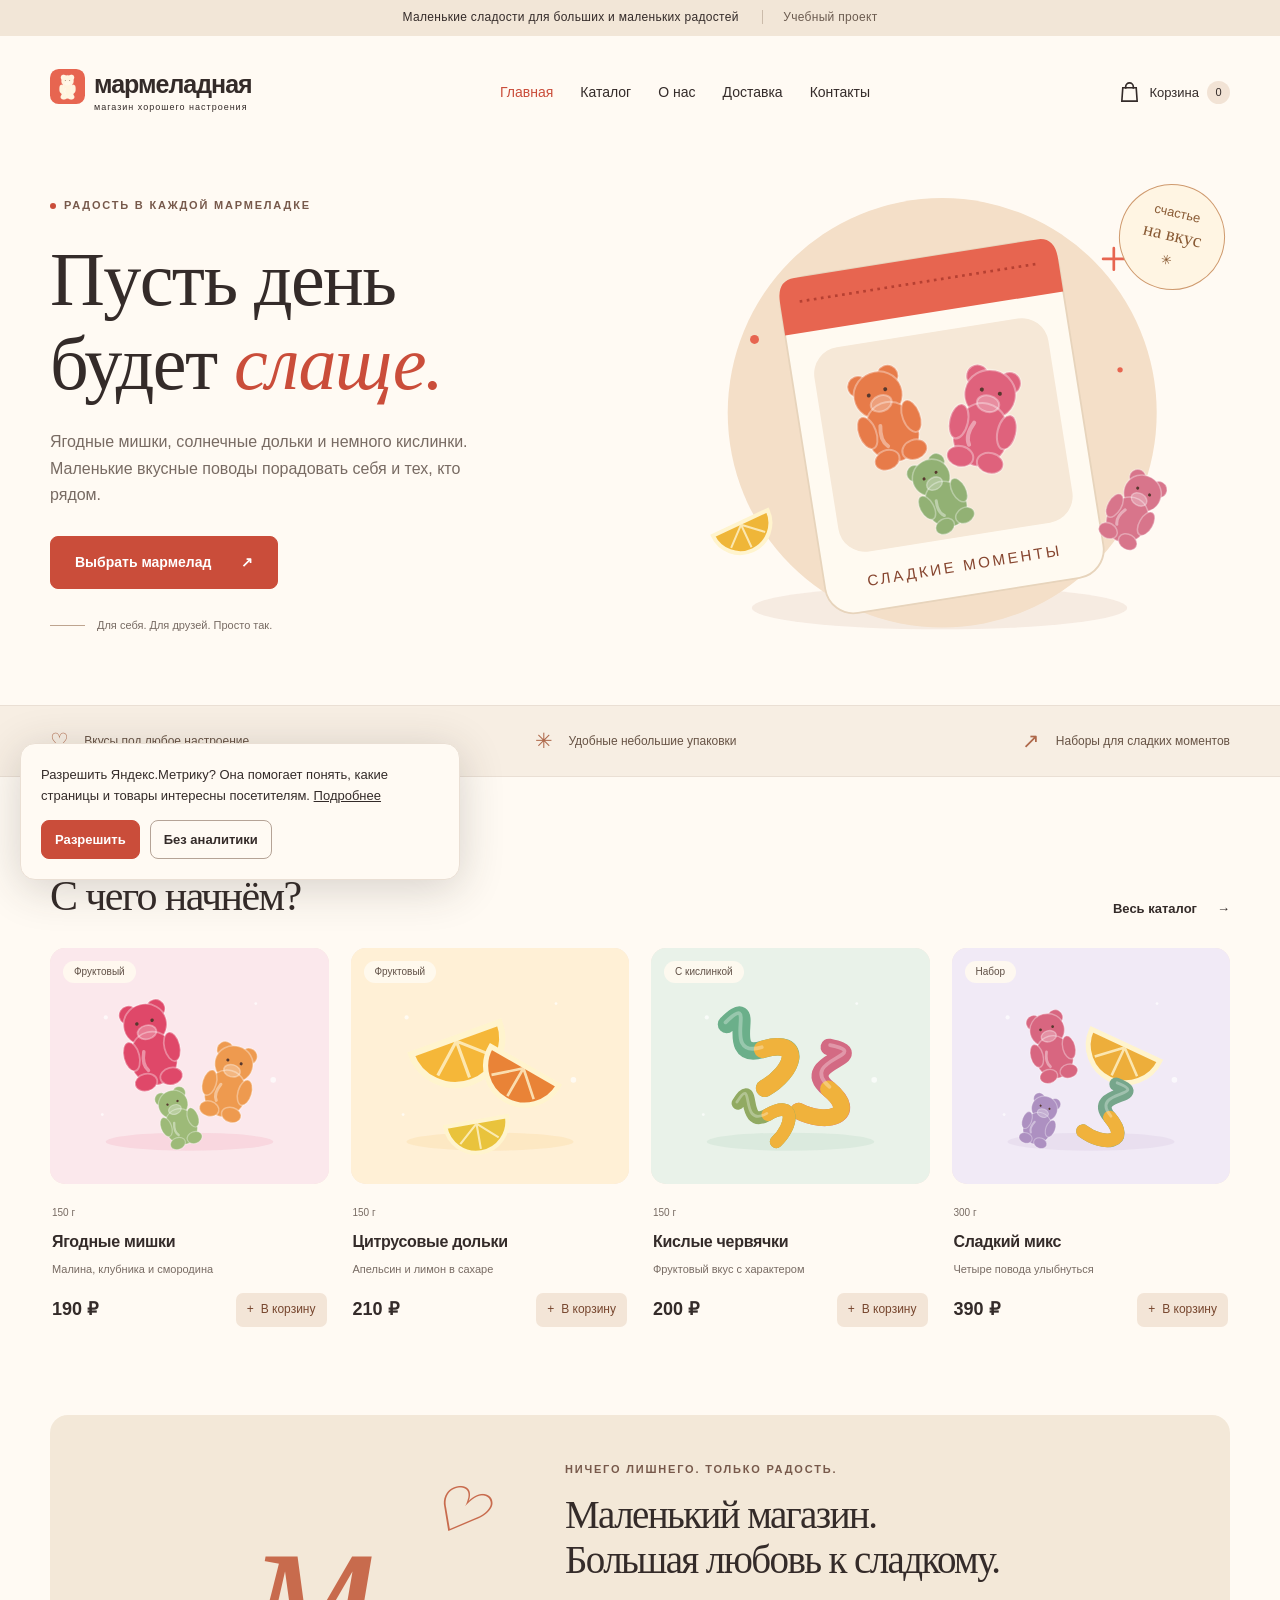
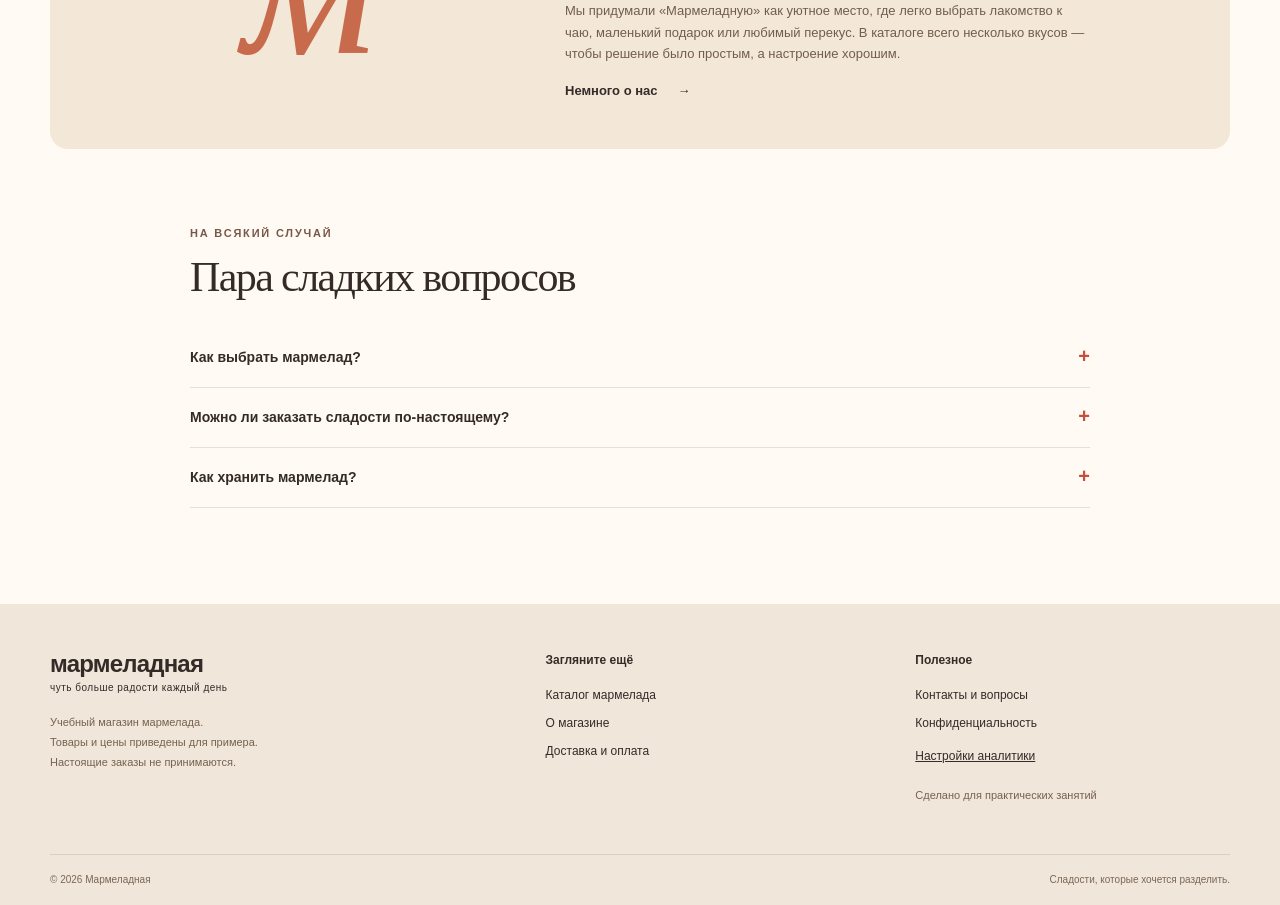
<file: index.html>
<!doctype html><html lang="ru"><head><meta charset="utf-8"><meta name="viewport" content="width=device-width,initial-scale=1"><meta name="description" content="Фруктовый и кислый мармелад, ягодные мишки и сладкие наборы. Выберите свой вкус в учебном магазине «Мармеладная»."><meta name="theme-color" content="#fffaf3"><meta property="og:title" content="Мармеладная — магазин мармелада и сладких наборов"><meta property="og:description" content="Фруктовый и кислый мармелад, ягодные мишки и сладкие наборы. Выберите свой вкус в учебном магазине «Мармеладная»."><meta property="og:type" content="website"><meta property="og:locale" content="ru_RU"><title>Мармеладная — магазин мармелада и сладких наборов</title><link rel="icon" type="image/svg+xml" href="assets/favicon.svg"><link rel="stylesheet" href="assets/style.css"><script src="assets/config.js" defer></script><script src="assets/app.js" defer></script><link rel="canonical" href="https://krasalex123.github.io/"><meta property="og:url" content="https://krasalex123.github.io/"></head><body><a class="skip" href="#main">К содержанию</a><div class="topbar">Маленькие сладости для больших и маленьких радостей <span>Учебный проект</span></div><header class="header container"><a class="brand" href="index.html" aria-label="Мармеладная — главная"><img src="assets/favicon.svg" width="35" height="35" alt="">мармеладная<span>магазин хорошего настроения</span></a><nav aria-label="Основная навигация"><a href="index.html" aria-current="page">Главная</a><a href="catalog.html" >Каталог</a><a href="about.html" >О нас</a><a href="delivery.html" >Доставка</a><a href="contacts.html" >Контакты</a></nav><a class="cart-link" href="cart.html" aria-label="Корзина"><svg viewBox="0 0 24 24" fill="none" stroke="currentColor" stroke-width="1.7" aria-hidden="true"><path d="M5 7h14l1 14H4L5 7Z"/><path d="M8 8V6a4 4 0 0 1 8 0v2"/></svg><span class="cart-label">Корзина</span><span class="cart-count" data-cart-count>0</span></a></header><main id="main"><section class="hero container"><div class="hero-copy"><div class="eyebrow"><span></span>Радость в каждой мармеладке</div><h1>Пусть день<br>будет <em>слаще.</em></h1><p>Ягодные мишки, солнечные дольки и немного кислинки. Маленькие вкусные поводы порадовать себя и тех, кто рядом.</p><a class="btn" href="catalog.html">Выбрать мармелад <span aria-hidden="true">↗</span></a><div class="hero-note"><span class="note-line"></span>Для себя. Для друзей. Просто так.</div></div><div class="hero-art"><img src="assets/hero.svg" alt="Пакет с разноцветными мармеладными мишками" width="640" height="580" fetchpriority="high"><span class="round-note">счастье<br><b>на вкус</b><span>✳</span></span></div></section><div class="benefits"><div class="container"><span><b>♡</b> Вкусы под любое настроение</span><span><b>✳</b> Удобные небольшие упаковки</span><span><b>↗</b> Наборы для сладких моментов</span></div></div><section class="container section"><div class="section-heading"><div><div class="eyebrow">Найдите своего любимчика</div><h2>С чего начнём?</h2></div><a class="arrow-link" href="catalog.html">Весь каталог <span aria-hidden="true">→</span></a></div><div class="products"><article class="product" data-category="fruit" data-name="ягодные мишки"><a class="product-image" href="product-berries.html"><img src="assets/berries.svg" alt="Ягодные мишки — иллюстрация мармелада" width="400" height="340" loading="lazy"><span class="tag">Фруктовый</span></a><div class="product-info"><span class="weight">150 г</span><h3><a href="product-berries.html">Ягодные мишки</a></h3><p>Малина, клубника и смородина</p><div class="product-bottom"><strong>190 ₽</strong><button class="add" data-add="berries" aria-label="Добавить в корзину: Ягодные мишки">+ <span>В корзину</span></button></div></div></article><article class="product" data-category="fruit" data-name="цитрусовые дольки"><a class="product-image" href="product-citrus.html"><img src="assets/citrus.svg" alt="Цитрусовые дольки — иллюстрация мармелада" width="400" height="340" loading="lazy"><span class="tag">Фруктовый</span></a><div class="product-info"><span class="weight">150 г</span><h3><a href="product-citrus.html">Цитрусовые дольки</a></h3><p>Апельсин и лимон в сахаре</p><div class="product-bottom"><strong>210 ₽</strong><button class="add" data-add="citrus" aria-label="Добавить в корзину: Цитрусовые дольки">+ <span>В корзину</span></button></div></div></article><article class="product" data-category="sour" data-name="кислые червячки"><a class="product-image" href="product-worms.html"><img src="assets/worms.svg" alt="Кислые червячки — иллюстрация мармелада" width="400" height="340" loading="lazy"><span class="tag">С кислинкой</span></a><div class="product-info"><span class="weight">150 г</span><h3><a href="product-worms.html">Кислые червячки</a></h3><p>Фруктовый вкус с характером</p><div class="product-bottom"><strong>200 ₽</strong><button class="add" data-add="worms" aria-label="Добавить в корзину: Кислые червячки">+ <span>В корзину</span></button></div></div></article><article class="product" data-category="gift" data-name="сладкий микс"><a class="product-image" href="product-mix.html"><img src="assets/mix.svg" alt="Сладкий микс — иллюстрация мармелада" width="400" height="340" loading="lazy"><span class="tag">Набор</span></a><div class="product-info"><span class="weight">300 г</span><h3><a href="product-mix.html">Сладкий микс</a></h3><p>Четыре повода улыбнуться</p><div class="product-bottom"><strong>390 ₽</strong><button class="add" data-add="mix" aria-label="Добавить в корзину: Сладкий микс">+ <span>В корзину</span></button></div></div></article></div></section><section class="container story"><div class="story-mark" aria-hidden="true">м<span>♡</span></div><div><div class="eyebrow">Ничего лишнего. Только радость.</div><h2>Маленький магазин.<br>Большая любовь к сладкому.</h2><p>Мы придумали «Мармеладную» как уютное место, где легко выбрать лакомство к чаю, маленький подарок или любимый перекус. В каталоге всего несколько вкусов — чтобы решение было простым, а настроение хорошим.</p><a class="arrow-link" href="about.html">Немного о нас <span aria-hidden="true">→</span></a></div></section><section class="container section faq"><div class="section-heading"><div><div class="eyebrow">На всякий случай</div><h2>Пара сладких вопросов</h2></div></div><details><summary>Как выбрать мармелад?</summary><p>Для мягкого ягодного вкуса выбирайте мишек, для свежей цитрусовой ноты — дольки. Любителям кислинки подойдут червячки. В наборе «Сладкий микс» можно попробовать всё понемногу.</p></details><details><summary>Можно ли заказать сладости по-настоящему?</summary><p>Это учебный проект. Корзина и оформление работают в демонстрационном режиме: товары не отправляются, оплата и персональные данные не запрашиваются.</p></details><details><summary>Как хранить мармелад?</summary><p>Держите упаковку плотно закрытой в сухом прохладном месте, вдали от солнца. Для реальных сладостей всегда проверяйте условия и срок хранения на упаковке производителя.</p></details></section></main><footer><div class="container footer-grid"><div><a href="index.html" class="footer-brand">мармеладная<span>чуть больше радости каждый день</span></a><p>Учебный магазин мармелада.<br>Товары и цены приведены для примера.<br>Настоящие заказы не принимаются.</p></div><div><strong>Загляните ещё</strong><a href="catalog.html">Каталог мармелада</a><a href="about.html">О магазине</a><a href="delivery.html">Доставка и оплата</a></div><div><strong>Полезное</strong><a href="contacts.html">Контакты и вопросы</a><a href="privacy.html">Конфиденциальность</a><button class="text-button" data-analytics-settings hidden>Настройки аналитики</button><p>Сделано для практических занятий</p></div></div><div class="container copyright">© 2026 Мармеладная <span>Сладости, которые хочется разделить.</span></div></footer><div class="toast" role="status" aria-live="polite"></div><aside class="consent" aria-label="Настройки аналитики" hidden><p>Разрешить Яндекс.Метрику? Она помогает понять, какие страницы и товары интересны посетителям. <a href="privacy.html">Подробнее</a></p><div><button class="btn small" data-consent="yes">Разрешить</button><button class="btn secondary small" data-consent="no">Без аналитики</button></div></aside></body></html>
</file>
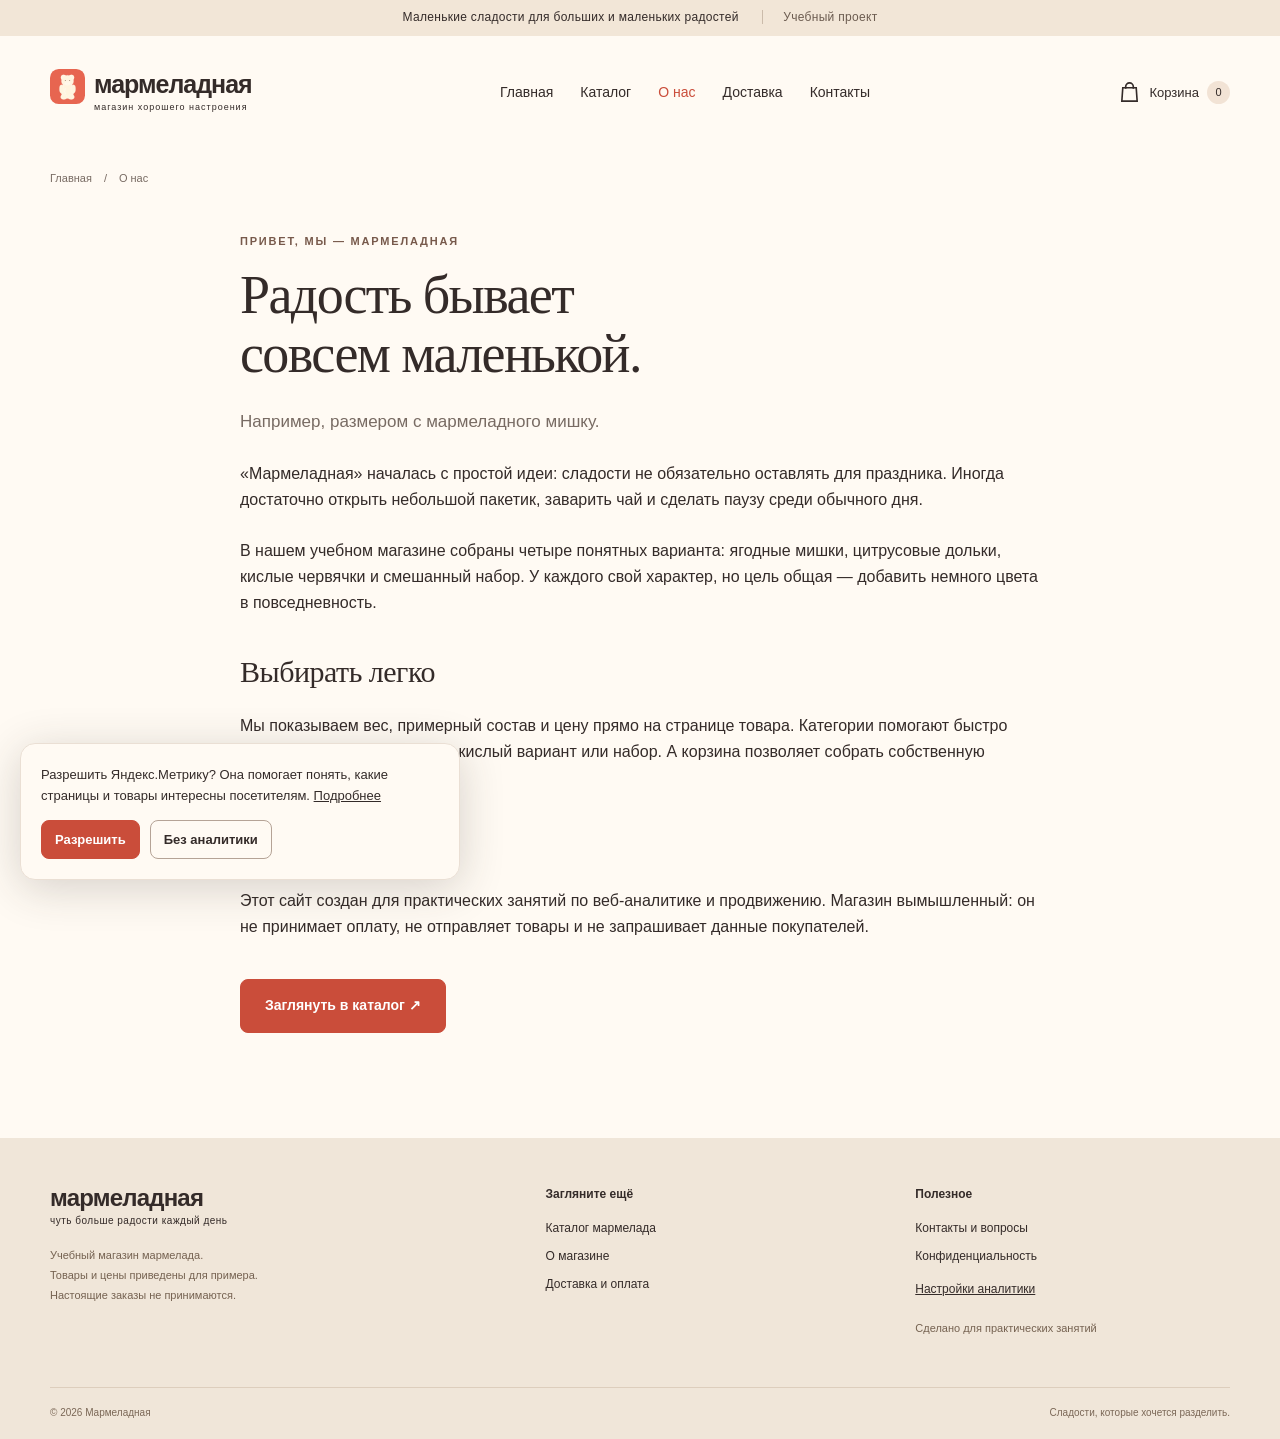
<file: about.html>
<!doctype html><html lang="ru"><head><meta charset="utf-8"><meta name="viewport" content="width=device-width,initial-scale=1"><meta name="description" content="История учебного магазина «Мармеладная»: несколько любимых вкусов, простое знакомство с каталогом и маленькие сладкие радости."><meta name="theme-color" content="#fffaf3"><meta property="og:title" content="О магазине мармелада — Мармеладная"><meta property="og:description" content="История учебного магазина «Мармеладная»: несколько любимых вкусов, простое знакомство с каталогом и маленькие сладкие радости."><meta property="og:type" content="website"><meta property="og:locale" content="ru_RU"><title>О магазине мармелада — Мармеладная</title><link rel="icon" type="image/svg+xml" href="assets/favicon.svg"><link rel="stylesheet" href="assets/style.css"><script src="assets/config.js" defer></script><script src="assets/app.js" defer></script><link rel="canonical" href="https://krasalex123.github.io/about.html"><meta property="og:url" content="https://krasalex123.github.io/about.html"></head><body><a class="skip" href="#main">К содержанию</a><div class="topbar">Маленькие сладости для больших и маленьких радостей <span>Учебный проект</span></div><header class="header container"><a class="brand" href="index.html" aria-label="Мармеладная — главная"><img src="assets/favicon.svg" width="35" height="35" alt="">мармеладная<span>магазин хорошего настроения</span></a><nav aria-label="Основная навигация"><a href="index.html" >Главная</a><a href="catalog.html" >Каталог</a><a href="about.html" aria-current="page">О нас</a><a href="delivery.html" >Доставка</a><a href="contacts.html" >Контакты</a></nav><a class="cart-link" href="cart.html" aria-label="Корзина"><svg viewBox="0 0 24 24" fill="none" stroke="currentColor" stroke-width="1.7" aria-hidden="true"><path d="M5 7h14l1 14H4L5 7Z"/><path d="M8 8V6a4 4 0 0 1 8 0v2"/></svg><span class="cart-label">Корзина</span><span class="cart-count" data-cart-count>0</span></a></header><main id="main"><div class="container breadcrumbs"><a href="index.html">Главная</a><span>/</span><span>О нас</span></div><section class="container page-section prose"><div class="eyebrow">Привет, мы — Мармеладная</div><h1 class="page-title">Радость бывает<br>совсем маленькой.</h1><p class="intro">Например, размером с мармеладного мишку.</p><p>«Мармеладная» началась с простой идеи: сладости не обязательно оставлять для праздника. Иногда достаточно открыть небольшой пакетик, заварить чай и сделать паузу среди обычного дня.</p><p>В нашем учебном магазине собраны четыре понятных варианта: ягодные мишки, цитрусовые дольки, кислые червячки и смешанный набор. У каждого свой характер, но цель общая — добавить немного цвета в повседневность.</p><h2>Выбирать легко</h2><p>Мы показываем вес, примерный состав и цену прямо на странице товара. Категории помогают быстро найти фруктовый мармелад, кислый вариант или набор. А корзина позволяет собрать собственную сладкую компанию.</p><h2>О проекте</h2><p>Этот сайт создан для практических занятий по веб-аналитике и продвижению. Магазин вымышленный: он не принимает оплату, не отправляет товары и не запрашивает данные покупателей.</p><a class="btn" href="catalog.html">Заглянуть в каталог ↗</a></section></main><footer><div class="container footer-grid"><div><a href="index.html" class="footer-brand">мармеладная<span>чуть больше радости каждый день</span></a><p>Учебный магазин мармелада.<br>Товары и цены приведены для примера.<br>Настоящие заказы не принимаются.</p></div><div><strong>Загляните ещё</strong><a href="catalog.html">Каталог мармелада</a><a href="about.html">О магазине</a><a href="delivery.html">Доставка и оплата</a></div><div><strong>Полезное</strong><a href="contacts.html">Контакты и вопросы</a><a href="privacy.html">Конфиденциальность</a><button class="text-button" data-analytics-settings hidden>Настройки аналитики</button><p>Сделано для практических занятий</p></div></div><div class="container copyright">© 2026 Мармеладная <span>Сладости, которые хочется разделить.</span></div></footer><div class="toast" role="status" aria-live="polite"></div><aside class="consent" aria-label="Настройки аналитики" hidden><p>Разрешить Яндекс.Метрику? Она помогает понять, какие страницы и товары интересны посетителям. <a href="privacy.html">Подробнее</a></p><div><button class="btn small" data-consent="yes">Разрешить</button><button class="btn secondary small" data-consent="no">Без аналитики</button></div></aside></body></html>
</file>
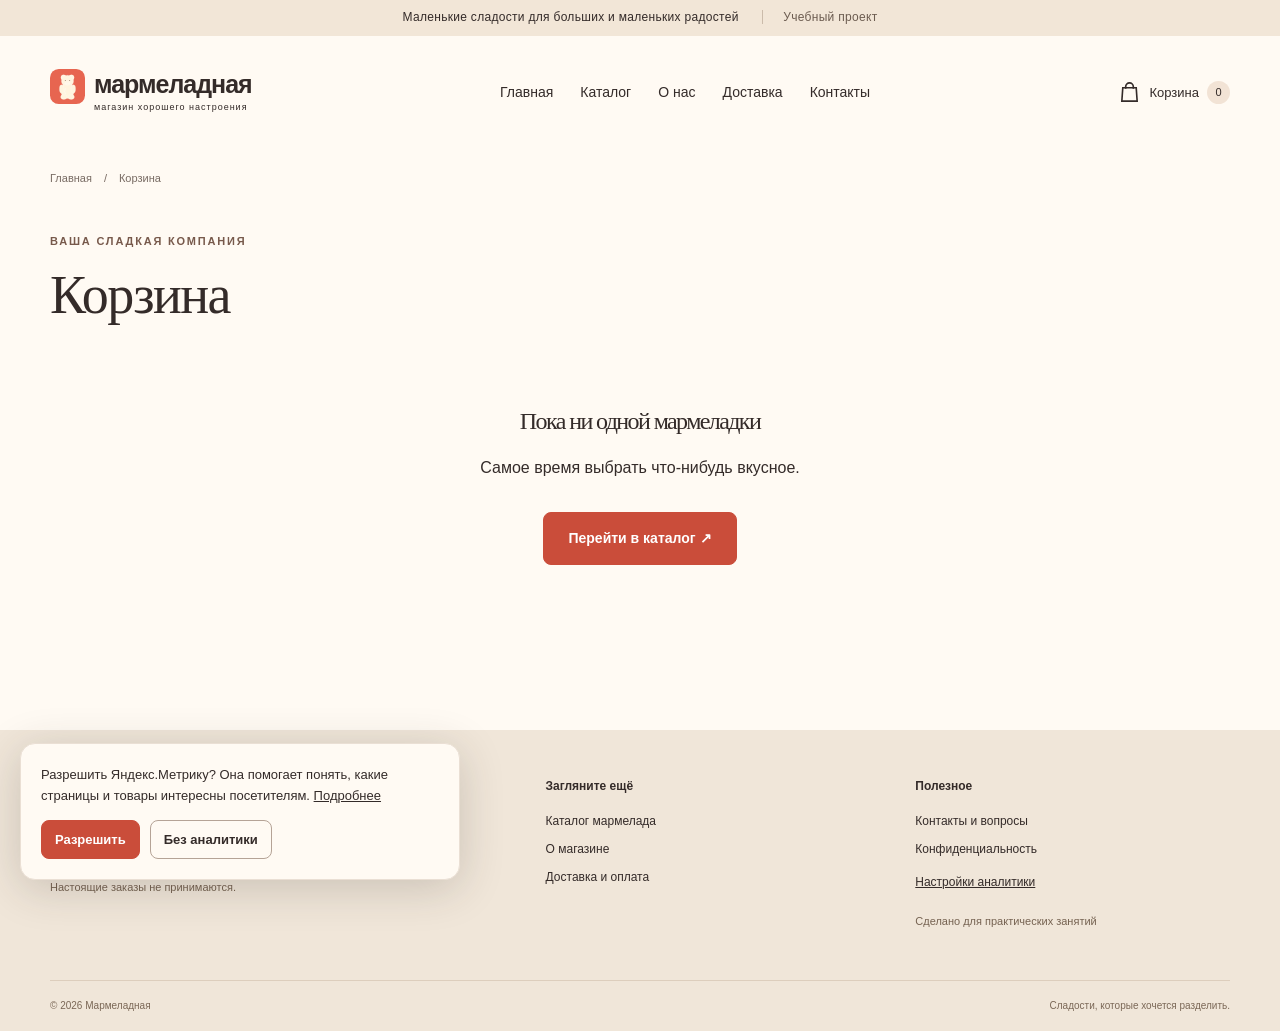
<file: cart.html>
<!doctype html><html lang="ru"><head><meta charset="utf-8"><meta name="viewport" content="width=device-width,initial-scale=1"><meta name="description" content="Корзина учебного магазина «Мармеладная»: выбранный мармелад, количество упаковок и сумма демонстрационного заказа."><meta name="theme-color" content="#fffaf3"><meta name="robots" content="noindex,follow"><meta property="og:title" content="Корзина — Мармеладная"><meta property="og:description" content="Корзина учебного магазина «Мармеладная»: выбранный мармелад, количество упаковок и сумма демонстрационного заказа."><meta property="og:type" content="website"><meta property="og:locale" content="ru_RU"><title>Корзина — Мармеладная</title><link rel="icon" type="image/svg+xml" href="assets/favicon.svg"><link rel="stylesheet" href="assets/style.css"><script src="assets/config.js" defer></script><script src="assets/app.js" defer></script><link rel="canonical" href="https://krasalex123.github.io/cart.html"><meta property="og:url" content="https://krasalex123.github.io/cart.html"></head><body><a class="skip" href="#main">К содержанию</a><div class="topbar">Маленькие сладости для больших и маленьких радостей <span>Учебный проект</span></div><header class="header container"><a class="brand" href="index.html" aria-label="Мармеладная — главная"><img src="assets/favicon.svg" width="35" height="35" alt="">мармеладная<span>магазин хорошего настроения</span></a><nav aria-label="Основная навигация"><a href="index.html" >Главная</a><a href="catalog.html" >Каталог</a><a href="about.html" >О нас</a><a href="delivery.html" >Доставка</a><a href="contacts.html" >Контакты</a></nav><a class="cart-link" href="cart.html" aria-label="Корзина"><svg viewBox="0 0 24 24" fill="none" stroke="currentColor" stroke-width="1.7" aria-hidden="true"><path d="M5 7h14l1 14H4L5 7Z"/><path d="M8 8V6a4 4 0 0 1 8 0v2"/></svg><span class="cart-label">Корзина</span><span class="cart-count" data-cart-count>0</span></a></header><main id="main"><div class="container breadcrumbs"><a href="index.html">Главная</a><span>/</span><span>Корзина</span></div><section class="container page-section"><div class="eyebrow">Ваша сладкая компания</div><h1 class="page-title" tabindex="-1">Корзина</h1><div id="cart-content"></div><noscript><p>Для работы корзины включите JavaScript в браузере. Посмотреть товары можно в <a href="catalog.html">каталоге</a>.</p></noscript></section></main><footer><div class="container footer-grid"><div><a href="index.html" class="footer-brand">мармеладная<span>чуть больше радости каждый день</span></a><p>Учебный магазин мармелада.<br>Товары и цены приведены для примера.<br>Настоящие заказы не принимаются.</p></div><div><strong>Загляните ещё</strong><a href="catalog.html">Каталог мармелада</a><a href="about.html">О магазине</a><a href="delivery.html">Доставка и оплата</a></div><div><strong>Полезное</strong><a href="contacts.html">Контакты и вопросы</a><a href="privacy.html">Конфиденциальность</a><button class="text-button" data-analytics-settings hidden>Настройки аналитики</button><p>Сделано для практических занятий</p></div></div><div class="container copyright">© 2026 Мармеладная <span>Сладости, которые хочется разделить.</span></div></footer><div class="toast" role="status" aria-live="polite"></div><aside class="consent" aria-label="Настройки аналитики" hidden><p>Разрешить Яндекс.Метрику? Она помогает понять, какие страницы и товары интересны посетителям. <a href="privacy.html">Подробнее</a></p><div><button class="btn small" data-consent="yes">Разрешить</button><button class="btn secondary small" data-consent="no">Без аналитики</button></div></aside></body></html>
</file>
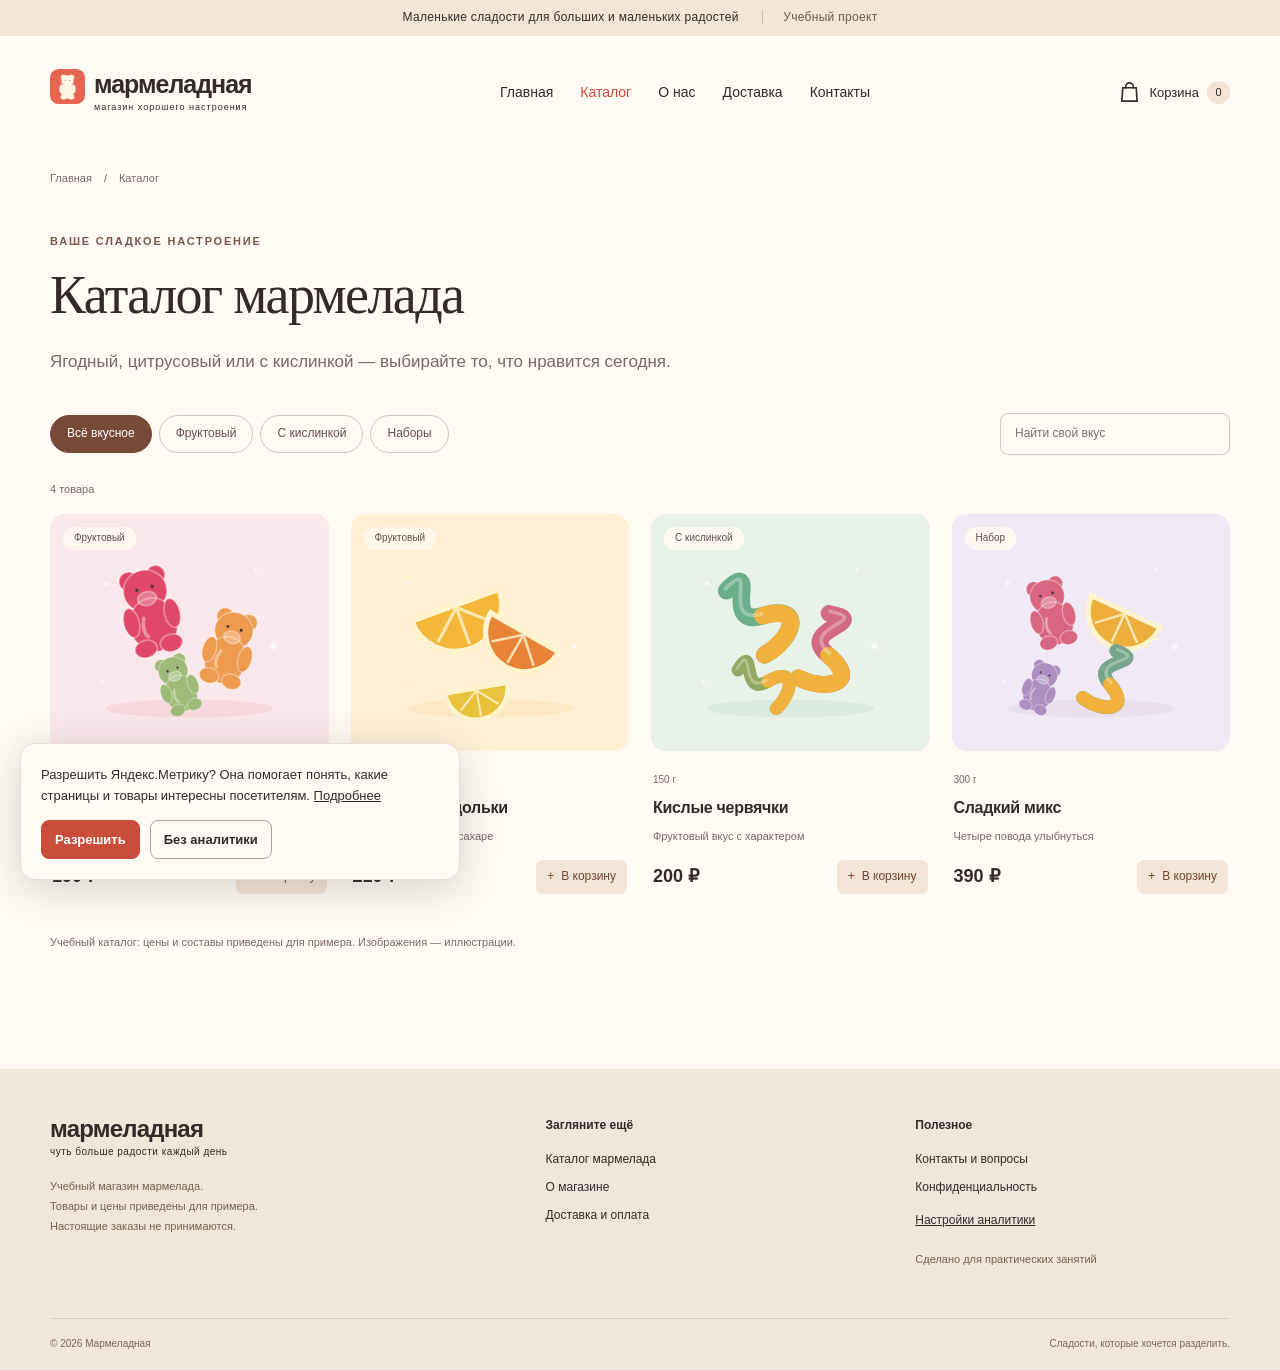
<file: catalog.html>
<!doctype html><html lang="ru"><head><meta charset="utf-8"><meta name="viewport" content="width=device-width,initial-scale=1"><meta name="description" content="Ягодные мишки, цитрусовые дольки, кислые червячки и набор «Сладкий микс». Учебный каталог мармелада с ценами."><meta name="theme-color" content="#fffaf3"><meta property="og:title" content="Каталог мармелада — Мармеладная"><meta property="og:description" content="Ягодные мишки, цитрусовые дольки, кислые червячки и набор «Сладкий микс». Учебный каталог мармелада с ценами."><meta property="og:type" content="website"><meta property="og:locale" content="ru_RU"><title>Каталог мармелада — Мармеладная</title><link rel="icon" type="image/svg+xml" href="assets/favicon.svg"><link rel="stylesheet" href="assets/style.css"><script src="assets/config.js" defer></script><script src="assets/app.js" defer></script><link rel="canonical" href="https://krasalex123.github.io/catalog.html"><meta property="og:url" content="https://krasalex123.github.io/catalog.html"></head><body><a class="skip" href="#main">К содержанию</a><div class="topbar">Маленькие сладости для больших и маленьких радостей <span>Учебный проект</span></div><header class="header container"><a class="brand" href="index.html" aria-label="Мармеладная — главная"><img src="assets/favicon.svg" width="35" height="35" alt="">мармеладная<span>магазин хорошего настроения</span></a><nav aria-label="Основная навигация"><a href="index.html" >Главная</a><a href="catalog.html" aria-current="page">Каталог</a><a href="about.html" >О нас</a><a href="delivery.html" >Доставка</a><a href="contacts.html" >Контакты</a></nav><a class="cart-link" href="cart.html" aria-label="Корзина"><svg viewBox="0 0 24 24" fill="none" stroke="currentColor" stroke-width="1.7" aria-hidden="true"><path d="M5 7h14l1 14H4L5 7Z"/><path d="M8 8V6a4 4 0 0 1 8 0v2"/></svg><span class="cart-label">Корзина</span><span class="cart-count" data-cart-count>0</span></a></header><main id="main"><div class="container breadcrumbs"><a href="index.html">Главная</a><span>/</span><span>Каталог</span></div><section class="container page-section"><div class="eyebrow">Ваше сладкое настроение</div><h1 class="page-title">Каталог мармелада</h1><p class="intro">Ягодный, цитрусовый или с кислинкой — выбирайте то, что нравится сегодня.</p><div class="catalog-tools"><div class="filters" role="group" aria-label="Вид мармелада"><button class="filter active" data-filter="all" aria-pressed="true">Всё вкусное</button><button class="filter" data-filter="fruit" aria-pressed="false">Фруктовый</button><button class="filter" data-filter="sour" aria-pressed="false">С кислинкой</button><button class="filter" data-filter="gift" aria-pressed="false">Наборы</button></div><label class="search"><span class="sr-only">Поиск мармелада по названию</span><input type="search" placeholder="Найти свой вкус" id="search"></label></div><p class="results" role="status" id="results">4 товара</p><div class="products"><article class="product" data-category="fruit" data-name="ягодные мишки"><a class="product-image" href="product-berries.html"><img src="assets/berries.svg" alt="Ягодные мишки — иллюстрация мармелада" width="400" height="340" loading="lazy"><span class="tag">Фруктовый</span></a><div class="product-info"><span class="weight">150 г</span><h3><a href="product-berries.html">Ягодные мишки</a></h3><p>Малина, клубника и смородина</p><div class="product-bottom"><strong>190 ₽</strong><button class="add" data-add="berries" aria-label="Добавить в корзину: Ягодные мишки">+ <span>В корзину</span></button></div></div></article><article class="product" data-category="fruit" data-name="цитрусовые дольки"><a class="product-image" href="product-citrus.html"><img src="assets/citrus.svg" alt="Цитрусовые дольки — иллюстрация мармелада" width="400" height="340" loading="lazy"><span class="tag">Фруктовый</span></a><div class="product-info"><span class="weight">150 г</span><h3><a href="product-citrus.html">Цитрусовые дольки</a></h3><p>Апельсин и лимон в сахаре</p><div class="product-bottom"><strong>210 ₽</strong><button class="add" data-add="citrus" aria-label="Добавить в корзину: Цитрусовые дольки">+ <span>В корзину</span></button></div></div></article><article class="product" data-category="sour" data-name="кислые червячки"><a class="product-image" href="product-worms.html"><img src="assets/worms.svg" alt="Кислые червячки — иллюстрация мармелада" width="400" height="340" loading="lazy"><span class="tag">С кислинкой</span></a><div class="product-info"><span class="weight">150 г</span><h3><a href="product-worms.html">Кислые червячки</a></h3><p>Фруктовый вкус с характером</p><div class="product-bottom"><strong>200 ₽</strong><button class="add" data-add="worms" aria-label="Добавить в корзину: Кислые червячки">+ <span>В корзину</span></button></div></div></article><article class="product" data-category="gift" data-name="сладкий микс"><a class="product-image" href="product-mix.html"><img src="assets/mix.svg" alt="Сладкий микс — иллюстрация мармелада" width="400" height="340" loading="lazy"><span class="tag">Набор</span></a><div class="product-info"><span class="weight">300 г</span><h3><a href="product-mix.html">Сладкий микс</a></h3><p>Четыре повода улыбнуться</p><div class="product-bottom"><strong>390 ₽</strong><button class="add" data-add="mix" aria-label="Добавить в корзину: Сладкий микс">+ <span>В корзину</span></button></div></div></article></div><p class="empty" id="no-results" hidden>Такого вкуса пока нет. Попробуйте другое название или категорию.</p><p class="fine-print">Учебный каталог: цены и составы приведены для примера. Изображения — иллюстрации.</p></section></main><footer><div class="container footer-grid"><div><a href="index.html" class="footer-brand">мармеладная<span>чуть больше радости каждый день</span></a><p>Учебный магазин мармелада.<br>Товары и цены приведены для примера.<br>Настоящие заказы не принимаются.</p></div><div><strong>Загляните ещё</strong><a href="catalog.html">Каталог мармелада</a><a href="about.html">О магазине</a><a href="delivery.html">Доставка и оплата</a></div><div><strong>Полезное</strong><a href="contacts.html">Контакты и вопросы</a><a href="privacy.html">Конфиденциальность</a><button class="text-button" data-analytics-settings hidden>Настройки аналитики</button><p>Сделано для практических занятий</p></div></div><div class="container copyright">© 2026 Мармеладная <span>Сладости, которые хочется разделить.</span></div></footer><div class="toast" role="status" aria-live="polite"></div><aside class="consent" aria-label="Настройки аналитики" hidden><p>Разрешить Яндекс.Метрику? Она помогает понять, какие страницы и товары интересны посетителям. <a href="privacy.html">Подробнее</a></p><div><button class="btn small" data-consent="yes">Разрешить</button><button class="btn secondary small" data-consent="no">Без аналитики</button></div></aside></body></html>
</file>
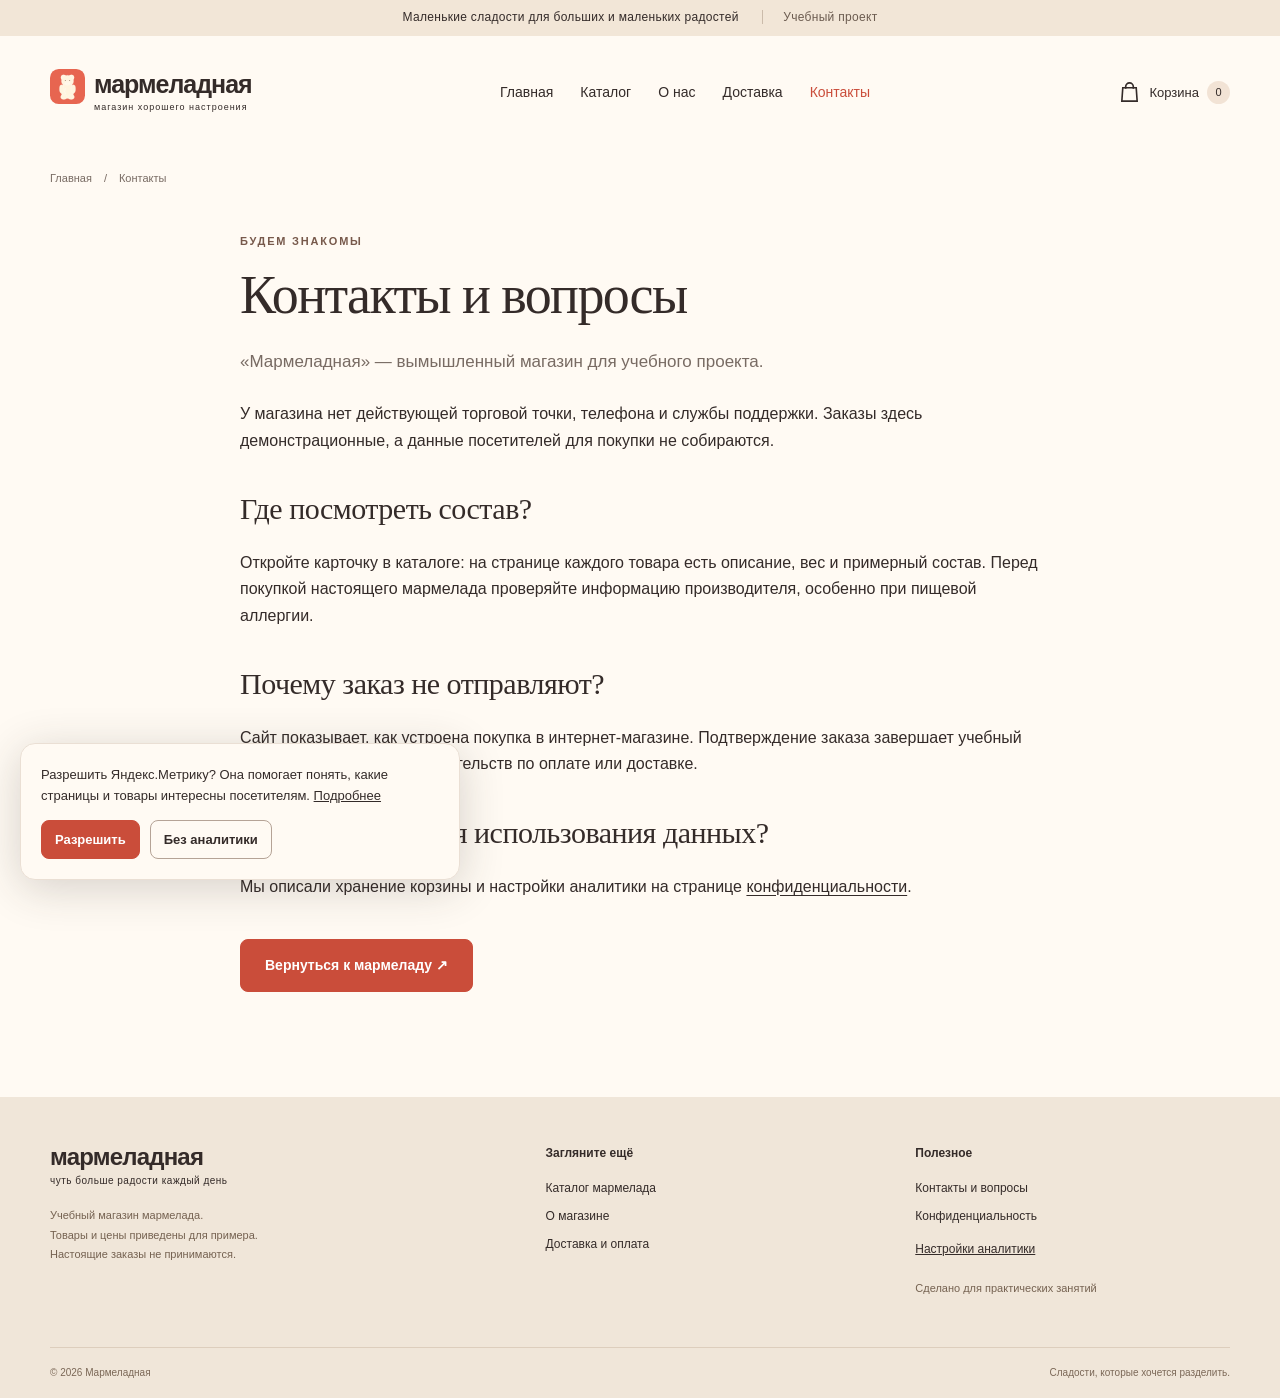
<file: contacts.html>
<!doctype html><html lang="ru"><head><meta charset="utf-8"><meta name="viewport" content="width=device-width,initial-scale=1"><meta name="description" content="Ответы на вопросы об учебном магазине «Мармеладная», товарах и демонстрационных заказах."><meta name="theme-color" content="#fffaf3"><meta property="og:title" content="Контакты и частые вопросы — Мармеладная"><meta property="og:description" content="Ответы на вопросы об учебном магазине «Мармеладная», товарах и демонстрационных заказах."><meta property="og:type" content="website"><meta property="og:locale" content="ru_RU"><title>Контакты и частые вопросы — Мармеладная</title><link rel="icon" type="image/svg+xml" href="assets/favicon.svg"><link rel="stylesheet" href="assets/style.css"><script src="assets/config.js" defer></script><script src="assets/app.js" defer></script><link rel="canonical" href="https://krasalex123.github.io/contacts.html"><meta property="og:url" content="https://krasalex123.github.io/contacts.html"></head><body><a class="skip" href="#main">К содержанию</a><div class="topbar">Маленькие сладости для больших и маленьких радостей <span>Учебный проект</span></div><header class="header container"><a class="brand" href="index.html" aria-label="Мармеладная — главная"><img src="assets/favicon.svg" width="35" height="35" alt="">мармеладная<span>магазин хорошего настроения</span></a><nav aria-label="Основная навигация"><a href="index.html" >Главная</a><a href="catalog.html" >Каталог</a><a href="about.html" >О нас</a><a href="delivery.html" >Доставка</a><a href="contacts.html" aria-current="page">Контакты</a></nav><a class="cart-link" href="cart.html" aria-label="Корзина"><svg viewBox="0 0 24 24" fill="none" stroke="currentColor" stroke-width="1.7" aria-hidden="true"><path d="M5 7h14l1 14H4L5 7Z"/><path d="M8 8V6a4 4 0 0 1 8 0v2"/></svg><span class="cart-label">Корзина</span><span class="cart-count" data-cart-count>0</span></a></header><main id="main"><div class="container breadcrumbs"><a href="index.html">Главная</a><span>/</span><span>Контакты</span></div><section class="container page-section prose"><div class="eyebrow">Будем знакомы</div><h1 class="page-title">Контакты и вопросы</h1><p class="intro">«Мармеладная» — вымышленный магазин для учебного проекта.</p><p>У магазина нет действующей торговой точки, телефона и службы поддержки. Заказы здесь демонстрационные, а данные посетителей для покупки не собираются.</p><h2>Где посмотреть состав?</h2><p>Откройте карточку в каталоге: на странице каждого товара есть описание, вес и примерный состав. Перед покупкой настоящего мармелада проверяйте информацию производителя, особенно при пищевой аллергии.</p><h2>Почему заказ не отправляют?</h2><p>Сайт показывает, как устроена покупка в интернет-магазине. Подтверждение заказа завершает учебный сценарий и не создаёт обязательств по оплате или доставке.</p><h2>Где найти условия использования данных?</h2><p>Мы описали хранение корзины и настройки аналитики на странице <a href="privacy.html">конфиденциальности</a>.</p><a class="btn" href="catalog.html">Вернуться к мармеладу ↗</a></section></main><footer><div class="container footer-grid"><div><a href="index.html" class="footer-brand">мармеладная<span>чуть больше радости каждый день</span></a><p>Учебный магазин мармелада.<br>Товары и цены приведены для примера.<br>Настоящие заказы не принимаются.</p></div><div><strong>Загляните ещё</strong><a href="catalog.html">Каталог мармелада</a><a href="about.html">О магазине</a><a href="delivery.html">Доставка и оплата</a></div><div><strong>Полезное</strong><a href="contacts.html">Контакты и вопросы</a><a href="privacy.html">Конфиденциальность</a><button class="text-button" data-analytics-settings hidden>Настройки аналитики</button><p>Сделано для практических занятий</p></div></div><div class="container copyright">© 2026 Мармеладная <span>Сладости, которые хочется разделить.</span></div></footer><div class="toast" role="status" aria-live="polite"></div><aside class="consent" aria-label="Настройки аналитики" hidden><p>Разрешить Яндекс.Метрику? Она помогает понять, какие страницы и товары интересны посетителям. <a href="privacy.html">Подробнее</a></p><div><button class="btn small" data-consent="yes">Разрешить</button><button class="btn secondary small" data-consent="no">Без аналитики</button></div></aside></body></html>
</file>
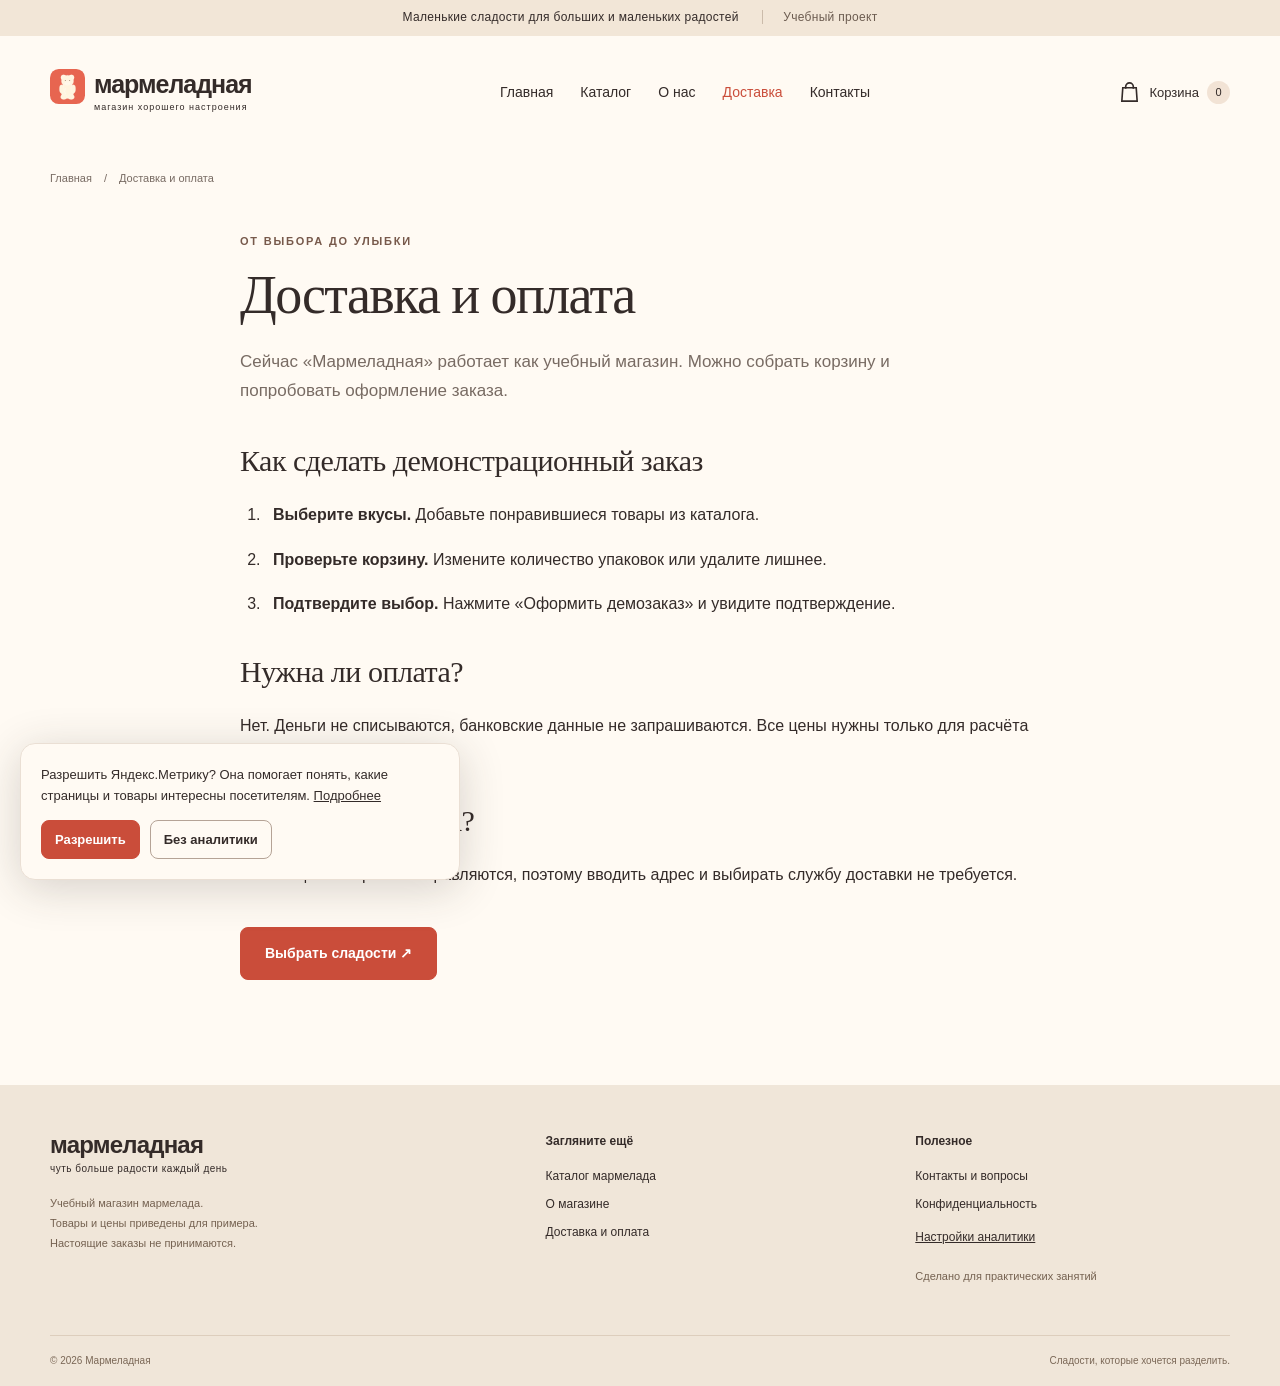
<file: delivery.html>
<!doctype html><html lang="ru"><head><meta charset="utf-8"><meta name="viewport" content="width=device-width,initial-scale=1"><meta name="description" content="Как устроено демонстрационное оформление заказа в учебном магазине мармелада. Без оплаты и отправки настоящих товаров."><meta name="theme-color" content="#fffaf3"><meta property="og:title" content="Доставка и оплата — Мармеладная"><meta property="og:description" content="Как устроено демонстрационное оформление заказа в учебном магазине мармелада. Без оплаты и отправки настоящих товаров."><meta property="og:type" content="website"><meta property="og:locale" content="ru_RU"><title>Доставка и оплата — Мармеладная</title><link rel="icon" type="image/svg+xml" href="assets/favicon.svg"><link rel="stylesheet" href="assets/style.css"><script src="assets/config.js" defer></script><script src="assets/app.js" defer></script><link rel="canonical" href="https://krasalex123.github.io/delivery.html"><meta property="og:url" content="https://krasalex123.github.io/delivery.html"></head><body><a class="skip" href="#main">К содержанию</a><div class="topbar">Маленькие сладости для больших и маленьких радостей <span>Учебный проект</span></div><header class="header container"><a class="brand" href="index.html" aria-label="Мармеладная — главная"><img src="assets/favicon.svg" width="35" height="35" alt="">мармеладная<span>магазин хорошего настроения</span></a><nav aria-label="Основная навигация"><a href="index.html" >Главная</a><a href="catalog.html" >Каталог</a><a href="about.html" >О нас</a><a href="delivery.html" aria-current="page">Доставка</a><a href="contacts.html" >Контакты</a></nav><a class="cart-link" href="cart.html" aria-label="Корзина"><svg viewBox="0 0 24 24" fill="none" stroke="currentColor" stroke-width="1.7" aria-hidden="true"><path d="M5 7h14l1 14H4L5 7Z"/><path d="M8 8V6a4 4 0 0 1 8 0v2"/></svg><span class="cart-label">Корзина</span><span class="cart-count" data-cart-count>0</span></a></header><main id="main"><div class="container breadcrumbs"><a href="index.html">Главная</a><span>/</span><span>Доставка и оплата</span></div><section class="container page-section prose"><div class="eyebrow">От выбора до улыбки</div><h1 class="page-title">Доставка и оплата</h1><p class="intro">Сейчас «Мармеладная» работает как учебный магазин. Можно собрать корзину и попробовать оформление заказа.</p><h2>Как сделать демонстрационный заказ</h2><ol class="steps"><li><strong>Выберите вкусы.</strong> Добавьте понравившиеся товары из каталога.</li><li><strong>Проверьте корзину.</strong> Измените количество упаковок или удалите лишнее.</li><li><strong>Подтвердите выбор.</strong> Нажмите «Оформить демозаказ» и увидите подтверждение.</li></ol><h2>Нужна ли оплата?</h2><p>Нет. Деньги не списываются, банковские данные не запрашиваются. Все цены нужны только для расчёта демонстрационной корзины.</p><h2>Будет ли доставка?</h2><p>Настоящие товары не отправляются, поэтому вводить адрес и выбирать службу доставки не требуется.</p><a class="btn" href="catalog.html">Выбрать сладости ↗</a></section></main><footer><div class="container footer-grid"><div><a href="index.html" class="footer-brand">мармеладная<span>чуть больше радости каждый день</span></a><p>Учебный магазин мармелада.<br>Товары и цены приведены для примера.<br>Настоящие заказы не принимаются.</p></div><div><strong>Загляните ещё</strong><a href="catalog.html">Каталог мармелада</a><a href="about.html">О магазине</a><a href="delivery.html">Доставка и оплата</a></div><div><strong>Полезное</strong><a href="contacts.html">Контакты и вопросы</a><a href="privacy.html">Конфиденциальность</a><button class="text-button" data-analytics-settings hidden>Настройки аналитики</button><p>Сделано для практических занятий</p></div></div><div class="container copyright">© 2026 Мармеладная <span>Сладости, которые хочется разделить.</span></div></footer><div class="toast" role="status" aria-live="polite"></div><aside class="consent" aria-label="Настройки аналитики" hidden><p>Разрешить Яндекс.Метрику? Она помогает понять, какие страницы и товары интересны посетителям. <a href="privacy.html">Подробнее</a></p><div><button class="btn small" data-consent="yes">Разрешить</button><button class="btn secondary small" data-consent="no">Без аналитики</button></div></aside></body></html>
</file>
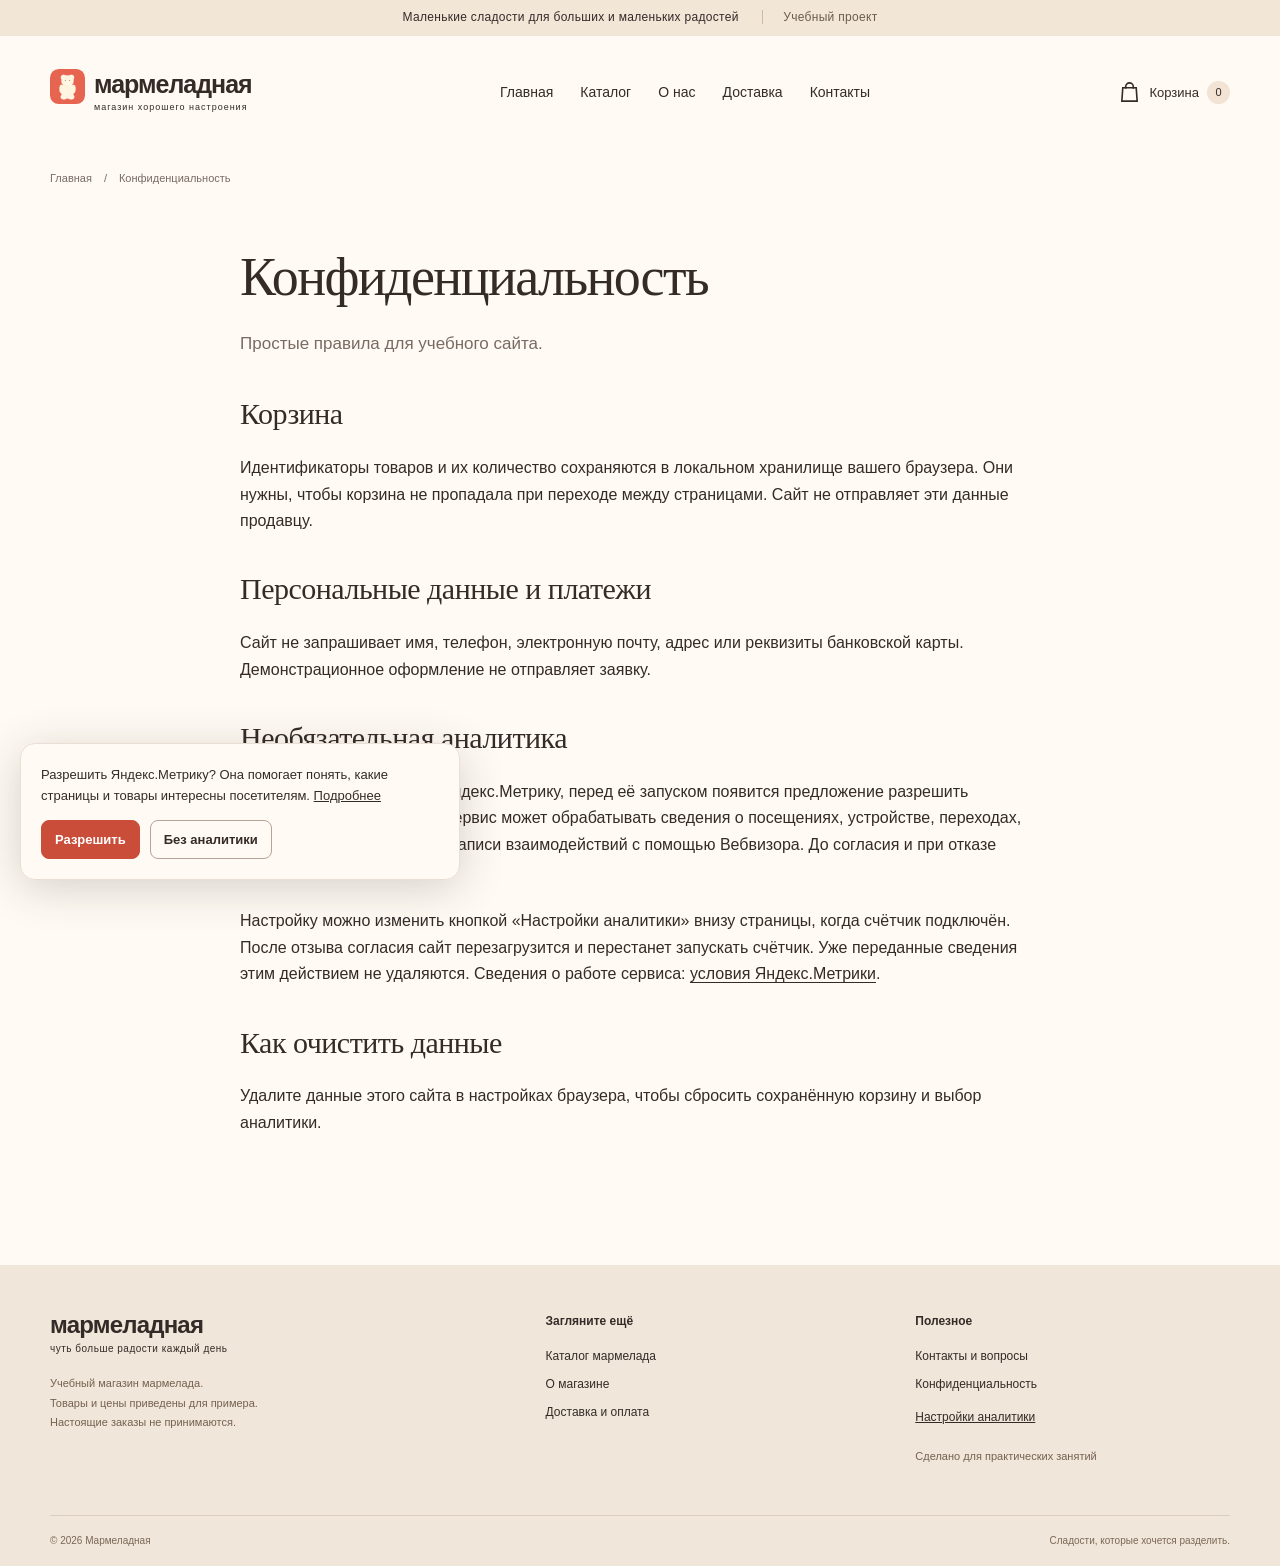
<file: privacy.html>
<!doctype html><html lang="ru"><head><meta charset="utf-8"><meta name="viewport" content="width=device-width,initial-scale=1"><meta name="description" content="Как учебный сайт «Мармеладная» хранит корзину и использует необязательную веб-аналитику."><meta name="theme-color" content="#fffaf3"><meta property="og:title" content="Конфиденциальность — Мармеладная"><meta property="og:description" content="Как учебный сайт «Мармеладная» хранит корзину и использует необязательную веб-аналитику."><meta property="og:type" content="website"><meta property="og:locale" content="ru_RU"><title>Конфиденциальность — Мармеладная</title><link rel="icon" type="image/svg+xml" href="assets/favicon.svg"><link rel="stylesheet" href="assets/style.css"><script src="assets/config.js" defer></script><script src="assets/app.js" defer></script><link rel="canonical" href="https://krasalex123.github.io/privacy.html"><meta property="og:url" content="https://krasalex123.github.io/privacy.html"></head><body><a class="skip" href="#main">К содержанию</a><div class="topbar">Маленькие сладости для больших и маленьких радостей <span>Учебный проект</span></div><header class="header container"><a class="brand" href="index.html" aria-label="Мармеладная — главная"><img src="assets/favicon.svg" width="35" height="35" alt="">мармеладная<span>магазин хорошего настроения</span></a><nav aria-label="Основная навигация"><a href="index.html" >Главная</a><a href="catalog.html" >Каталог</a><a href="about.html" >О нас</a><a href="delivery.html" >Доставка</a><a href="contacts.html" >Контакты</a></nav><a class="cart-link" href="cart.html" aria-label="Корзина"><svg viewBox="0 0 24 24" fill="none" stroke="currentColor" stroke-width="1.7" aria-hidden="true"><path d="M5 7h14l1 14H4L5 7Z"/><path d="M8 8V6a4 4 0 0 1 8 0v2"/></svg><span class="cart-label">Корзина</span><span class="cart-count" data-cart-count>0</span></a></header><main id="main"><div class="container breadcrumbs"><a href="index.html">Главная</a><span>/</span><span>Конфиденциальность</span></div><section class="container page-section prose"><h1 class="page-title">Конфиденциальность</h1><p class="intro">Простые правила для учебного сайта.</p><h2>Корзина</h2><p>Идентификаторы товаров и их количество сохраняются в локальном хранилище вашего браузера. Они нужны, чтобы корзина не пропадала при переходе между страницами. Сайт не отправляет эти данные продавцу.</p><h2>Персональные данные и платежи</h2><p>Сайт не запрашивает имя, телефон, электронную почту, адрес или реквизиты банковской карты. Демонстрационное оформление не отправляет заявку.</p><h2>Необязательная аналитика</h2><p>Если владелец подключит Яндекс.Метрику, перед её запуском появится предложение разрешить аналитику. После согласия сервис может обрабатывать сведения о посещениях, устройстве, переходах, кликах и прокрутке, а также записи взаимодействий с помощью Вебвизора. До согласия и при отказе счётчик не загружается.</p><p>Настройку можно изменить кнопкой «Настройки аналитики» внизу страницы, когда счётчик подключён. После отзыва согласия сайт перезагрузится и перестанет запускать счётчик. Уже переданные сведения этим действием не удаляются. Сведения о работе сервиса: <a href="https://yandex.ru/legal/metrica_termsofuse/" rel="noopener noreferrer" target="_blank">условия Яндекс.Метрики</a>.</p><h2>Как очистить данные</h2><p>Удалите данные этого сайта в настройках браузера, чтобы сбросить сохранённую корзину и выбор аналитики.</p></section></main><footer><div class="container footer-grid"><div><a href="index.html" class="footer-brand">мармеладная<span>чуть больше радости каждый день</span></a><p>Учебный магазин мармелада.<br>Товары и цены приведены для примера.<br>Настоящие заказы не принимаются.</p></div><div><strong>Загляните ещё</strong><a href="catalog.html">Каталог мармелада</a><a href="about.html">О магазине</a><a href="delivery.html">Доставка и оплата</a></div><div><strong>Полезное</strong><a href="contacts.html">Контакты и вопросы</a><a href="privacy.html">Конфиденциальность</a><button class="text-button" data-analytics-settings hidden>Настройки аналитики</button><p>Сделано для практических занятий</p></div></div><div class="container copyright">© 2026 Мармеладная <span>Сладости, которые хочется разделить.</span></div></footer><div class="toast" role="status" aria-live="polite"></div><aside class="consent" aria-label="Настройки аналитики" hidden><p>Разрешить Яндекс.Метрику? Она помогает понять, какие страницы и товары интересны посетителям. <a href="privacy.html">Подробнее</a></p><div><button class="btn small" data-consent="yes">Разрешить</button><button class="btn secondary small" data-consent="no">Без аналитики</button></div></aside></body></html>
</file>
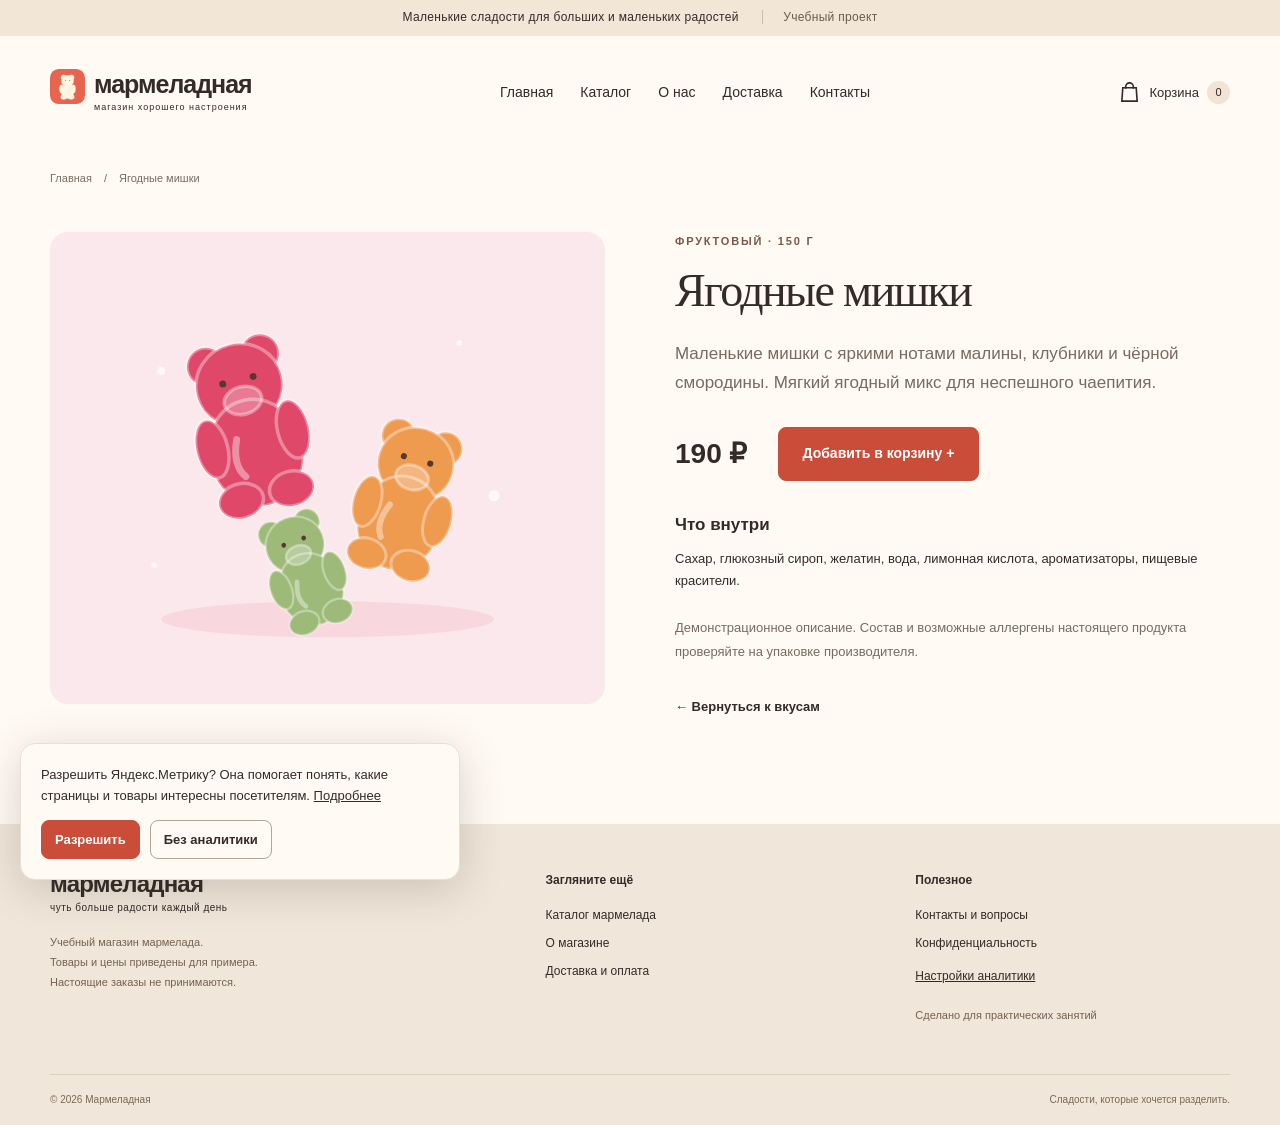
<file: product-berries.html>
<!doctype html><html lang="ru"><head><meta charset="utf-8"><meta name="viewport" content="width=device-width,initial-scale=1"><meta name="description" content="Ягодные мишки: Маленькие мишки с яркими нотами малины, клубники и чёрной смородины. Мягкий ягодный микс для неспешного чаепития. Цена в учебном каталоге — 190 ₽."><meta name="theme-color" content="#fffaf3"><meta property="og:title" content="Ягодные мишки, 150 г — Мармеладная"><meta property="og:description" content="Ягодные мишки: Маленькие мишки с яркими нотами малины, клубники и чёрной смородины. Мягкий ягодный микс для неспешного чаепития. Цена в учебном каталоге — 190 ₽."><meta property="og:type" content="website"><meta property="og:locale" content="ru_RU"><title>Ягодные мишки, 150 г — Мармеладная</title><link rel="icon" type="image/svg+xml" href="assets/favicon.svg"><link rel="stylesheet" href="assets/style.css"><script src="assets/config.js" defer></script><script src="assets/app.js" defer></script><link rel="canonical" href="https://krasalex123.github.io/product-berries.html"><meta property="og:url" content="https://krasalex123.github.io/product-berries.html"></head><body><a class="skip" href="#main">К содержанию</a><div class="topbar">Маленькие сладости для больших и маленьких радостей <span>Учебный проект</span></div><header class="header container"><a class="brand" href="index.html" aria-label="Мармеладная — главная"><img src="assets/favicon.svg" width="35" height="35" alt="">мармеладная<span>магазин хорошего настроения</span></a><nav aria-label="Основная навигация"><a href="index.html" >Главная</a><a href="catalog.html" >Каталог</a><a href="about.html" >О нас</a><a href="delivery.html" >Доставка</a><a href="contacts.html" >Контакты</a></nav><a class="cart-link" href="cart.html" aria-label="Корзина"><svg viewBox="0 0 24 24" fill="none" stroke="currentColor" stroke-width="1.7" aria-hidden="true"><path d="M5 7h14l1 14H4L5 7Z"/><path d="M8 8V6a4 4 0 0 1 8 0v2"/></svg><span class="cart-label">Корзина</span><span class="cart-count" data-cart-count>0</span></a></header><main id="main"><div class="container breadcrumbs"><a href="index.html">Главная</a><span>/</span><span>Ягодные мишки</span></div><section class="container product-detail page-section"><img class="detail-image" src="assets/berries.svg" alt="Ягодные мишки — иллюстрация" width="400" height="340"><div><div class="eyebrow">Фруктовый · 150 г</div><h1 class="page-title">Ягодные мишки</h1><p class="intro">Маленькие мишки с яркими нотами малины, клубники и чёрной смородины. Мягкий ягодный микс для неспешного чаепития.</p><div class="detail-buy"><strong>190 ₽</strong><button class="btn" data-add="berries">Добавить в корзину +</button></div><h2 class="small-title">Что внутри</h2><p>Сахар, глюкозный сироп, желатин, вода, лимонная кислота, ароматизаторы, пищевые красители.</p><p class="fine-print">Демонстрационное описание. Состав и возможные аллергены настоящего продукта проверяйте на упаковке производителя.</p><a class="arrow-link" href="catalog.html">← Вернуться к вкусам</a></div></section></main><footer><div class="container footer-grid"><div><a href="index.html" class="footer-brand">мармеладная<span>чуть больше радости каждый день</span></a><p>Учебный магазин мармелада.<br>Товары и цены приведены для примера.<br>Настоящие заказы не принимаются.</p></div><div><strong>Загляните ещё</strong><a href="catalog.html">Каталог мармелада</a><a href="about.html">О магазине</a><a href="delivery.html">Доставка и оплата</a></div><div><strong>Полезное</strong><a href="contacts.html">Контакты и вопросы</a><a href="privacy.html">Конфиденциальность</a><button class="text-button" data-analytics-settings hidden>Настройки аналитики</button><p>Сделано для практических занятий</p></div></div><div class="container copyright">© 2026 Мармеладная <span>Сладости, которые хочется разделить.</span></div></footer><div class="toast" role="status" aria-live="polite"></div><aside class="consent" aria-label="Настройки аналитики" hidden><p>Разрешить Яндекс.Метрику? Она помогает понять, какие страницы и товары интересны посетителям. <a href="privacy.html">Подробнее</a></p><div><button class="btn small" data-consent="yes">Разрешить</button><button class="btn secondary small" data-consent="no">Без аналитики</button></div></aside></body></html>
</file>
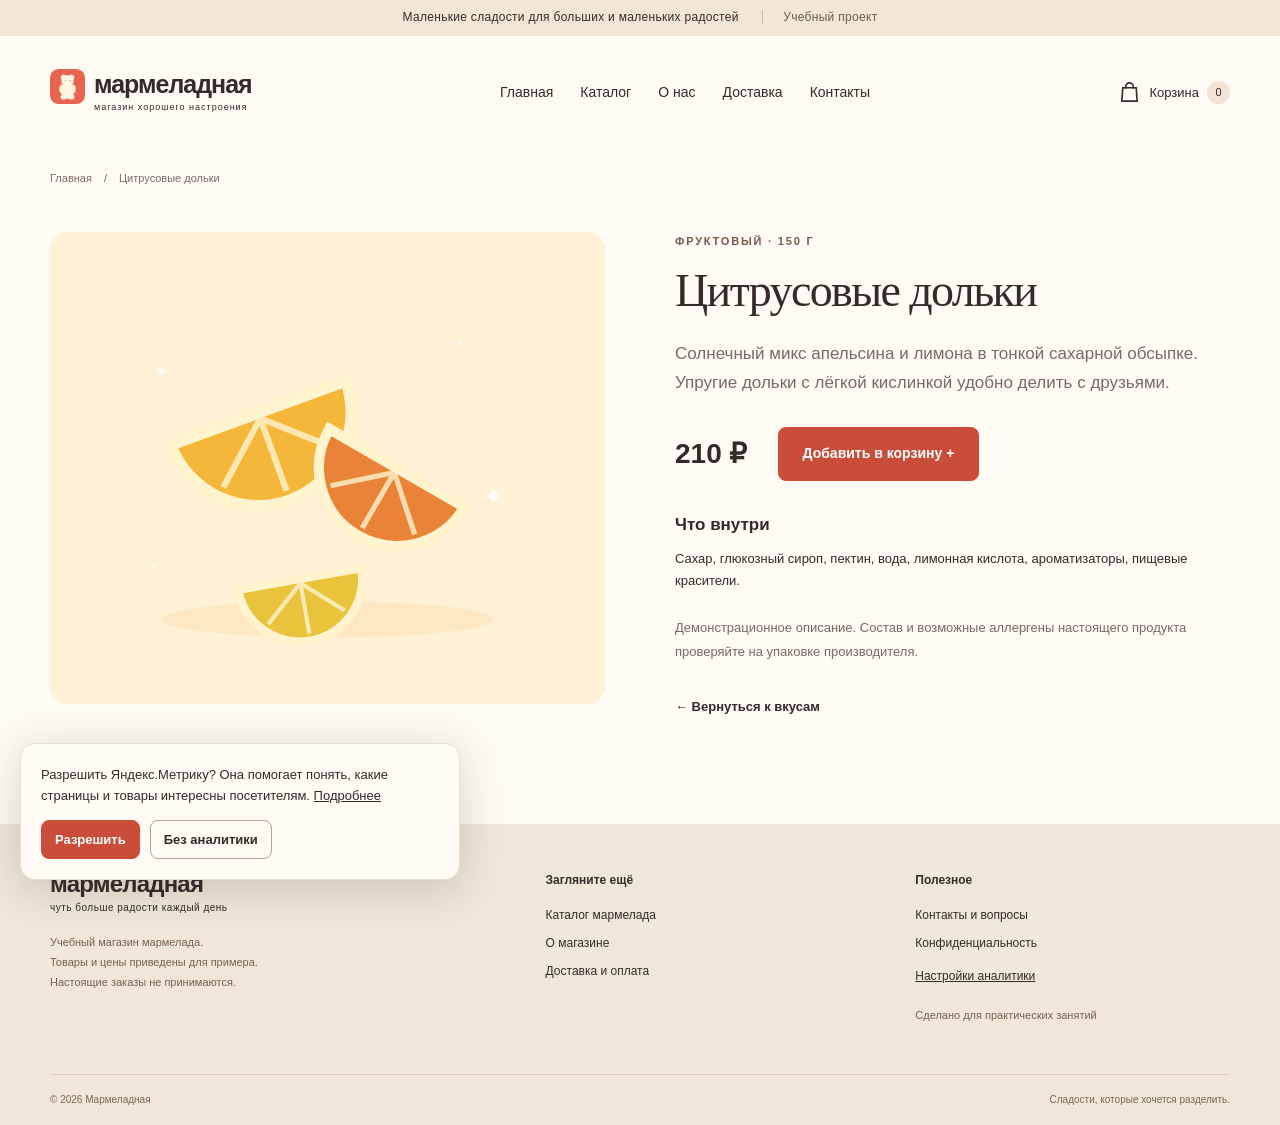
<file: product-citrus.html>
<!doctype html><html lang="ru"><head><meta charset="utf-8"><meta name="viewport" content="width=device-width,initial-scale=1"><meta name="description" content="Цитрусовые дольки: Солнечный микс апельсина и лимона в тонкой сахарной обсыпке. Упругие дольки с лёгкой кислинкой удобно делить с друзьями. Цена в учебном каталоге — 210 ₽."><meta name="theme-color" content="#fffaf3"><meta property="og:title" content="Цитрусовые дольки, 150 г — Мармеладная"><meta property="og:description" content="Цитрусовые дольки: Солнечный микс апельсина и лимона в тонкой сахарной обсыпке. Упругие дольки с лёгкой кислинкой удобно делить с друзьями. Цена в учебном каталоге — 210 ₽."><meta property="og:type" content="website"><meta property="og:locale" content="ru_RU"><title>Цитрусовые дольки, 150 г — Мармеладная</title><link rel="icon" type="image/svg+xml" href="assets/favicon.svg"><link rel="stylesheet" href="assets/style.css"><script src="assets/config.js" defer></script><script src="assets/app.js" defer></script><link rel="canonical" href="https://krasalex123.github.io/product-citrus.html"><meta property="og:url" content="https://krasalex123.github.io/product-citrus.html"></head><body><a class="skip" href="#main">К содержанию</a><div class="topbar">Маленькие сладости для больших и маленьких радостей <span>Учебный проект</span></div><header class="header container"><a class="brand" href="index.html" aria-label="Мармеладная — главная"><img src="assets/favicon.svg" width="35" height="35" alt="">мармеладная<span>магазин хорошего настроения</span></a><nav aria-label="Основная навигация"><a href="index.html" >Главная</a><a href="catalog.html" >Каталог</a><a href="about.html" >О нас</a><a href="delivery.html" >Доставка</a><a href="contacts.html" >Контакты</a></nav><a class="cart-link" href="cart.html" aria-label="Корзина"><svg viewBox="0 0 24 24" fill="none" stroke="currentColor" stroke-width="1.7" aria-hidden="true"><path d="M5 7h14l1 14H4L5 7Z"/><path d="M8 8V6a4 4 0 0 1 8 0v2"/></svg><span class="cart-label">Корзина</span><span class="cart-count" data-cart-count>0</span></a></header><main id="main"><div class="container breadcrumbs"><a href="index.html">Главная</a><span>/</span><span>Цитрусовые дольки</span></div><section class="container product-detail page-section"><img class="detail-image" src="assets/citrus.svg" alt="Цитрусовые дольки — иллюстрация" width="400" height="340"><div><div class="eyebrow">Фруктовый · 150 г</div><h1 class="page-title">Цитрусовые дольки</h1><p class="intro">Солнечный микс апельсина и лимона в тонкой сахарной обсыпке. Упругие дольки с лёгкой кислинкой удобно делить с друзьями.</p><div class="detail-buy"><strong>210 ₽</strong><button class="btn" data-add="citrus">Добавить в корзину +</button></div><h2 class="small-title">Что внутри</h2><p>Сахар, глюкозный сироп, пектин, вода, лимонная кислота, ароматизаторы, пищевые красители.</p><p class="fine-print">Демонстрационное описание. Состав и возможные аллергены настоящего продукта проверяйте на упаковке производителя.</p><a class="arrow-link" href="catalog.html">← Вернуться к вкусам</a></div></section></main><footer><div class="container footer-grid"><div><a href="index.html" class="footer-brand">мармеладная<span>чуть больше радости каждый день</span></a><p>Учебный магазин мармелада.<br>Товары и цены приведены для примера.<br>Настоящие заказы не принимаются.</p></div><div><strong>Загляните ещё</strong><a href="catalog.html">Каталог мармелада</a><a href="about.html">О магазине</a><a href="delivery.html">Доставка и оплата</a></div><div><strong>Полезное</strong><a href="contacts.html">Контакты и вопросы</a><a href="privacy.html">Конфиденциальность</a><button class="text-button" data-analytics-settings hidden>Настройки аналитики</button><p>Сделано для практических занятий</p></div></div><div class="container copyright">© 2026 Мармеладная <span>Сладости, которые хочется разделить.</span></div></footer><div class="toast" role="status" aria-live="polite"></div><aside class="consent" aria-label="Настройки аналитики" hidden><p>Разрешить Яндекс.Метрику? Она помогает понять, какие страницы и товары интересны посетителям. <a href="privacy.html">Подробнее</a></p><div><button class="btn small" data-consent="yes">Разрешить</button><button class="btn secondary small" data-consent="no">Без аналитики</button></div></aside></body></html>
</file>
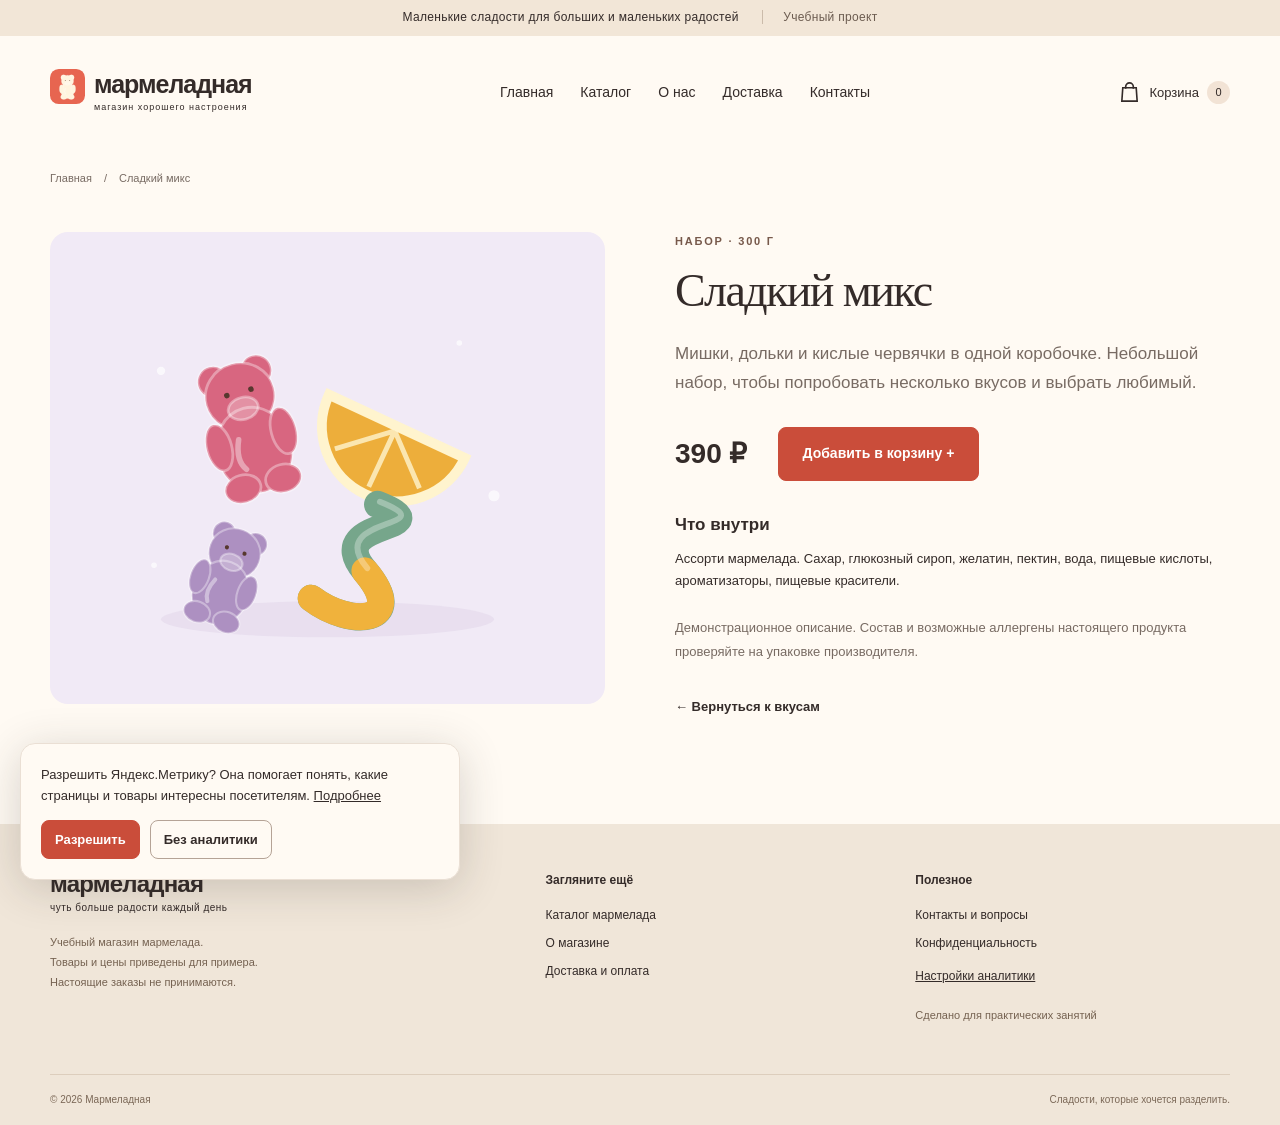
<file: product-mix.html>
<!doctype html><html lang="ru"><head><meta charset="utf-8"><meta name="viewport" content="width=device-width,initial-scale=1"><meta name="description" content="Сладкий микс: Мишки, дольки и кислые червячки в одной коробочке. Небольшой набор, чтобы попробовать несколько вкусов и выбрать любимый. Цена в учебном каталоге — 390 ₽."><meta name="theme-color" content="#fffaf3"><meta property="og:title" content="Сладкий микс, 300 г — Мармеладная"><meta property="og:description" content="Сладкий микс: Мишки, дольки и кислые червячки в одной коробочке. Небольшой набор, чтобы попробовать несколько вкусов и выбрать любимый. Цена в учебном каталоге — 390 ₽."><meta property="og:type" content="website"><meta property="og:locale" content="ru_RU"><title>Сладкий микс, 300 г — Мармеладная</title><link rel="icon" type="image/svg+xml" href="assets/favicon.svg"><link rel="stylesheet" href="assets/style.css"><script src="assets/config.js" defer></script><script src="assets/app.js" defer></script><link rel="canonical" href="https://krasalex123.github.io/product-mix.html"><meta property="og:url" content="https://krasalex123.github.io/product-mix.html"></head><body><a class="skip" href="#main">К содержанию</a><div class="topbar">Маленькие сладости для больших и маленьких радостей <span>Учебный проект</span></div><header class="header container"><a class="brand" href="index.html" aria-label="Мармеладная — главная"><img src="assets/favicon.svg" width="35" height="35" alt="">мармеладная<span>магазин хорошего настроения</span></a><nav aria-label="Основная навигация"><a href="index.html" >Главная</a><a href="catalog.html" >Каталог</a><a href="about.html" >О нас</a><a href="delivery.html" >Доставка</a><a href="contacts.html" >Контакты</a></nav><a class="cart-link" href="cart.html" aria-label="Корзина"><svg viewBox="0 0 24 24" fill="none" stroke="currentColor" stroke-width="1.7" aria-hidden="true"><path d="M5 7h14l1 14H4L5 7Z"/><path d="M8 8V6a4 4 0 0 1 8 0v2"/></svg><span class="cart-label">Корзина</span><span class="cart-count" data-cart-count>0</span></a></header><main id="main"><div class="container breadcrumbs"><a href="index.html">Главная</a><span>/</span><span>Сладкий микс</span></div><section class="container product-detail page-section"><img class="detail-image" src="assets/mix.svg" alt="Сладкий микс — иллюстрация" width="400" height="340"><div><div class="eyebrow">Набор · 300 г</div><h1 class="page-title">Сладкий микс</h1><p class="intro">Мишки, дольки и кислые червячки в одной коробочке. Небольшой набор, чтобы попробовать несколько вкусов и выбрать любимый.</p><div class="detail-buy"><strong>390 ₽</strong><button class="btn" data-add="mix">Добавить в корзину +</button></div><h2 class="small-title">Что внутри</h2><p>Ассорти мармелада. Сахар, глюкозный сироп, желатин, пектин, вода, пищевые кислоты, ароматизаторы, пищевые красители.</p><p class="fine-print">Демонстрационное описание. Состав и возможные аллергены настоящего продукта проверяйте на упаковке производителя.</p><a class="arrow-link" href="catalog.html">← Вернуться к вкусам</a></div></section></main><footer><div class="container footer-grid"><div><a href="index.html" class="footer-brand">мармеладная<span>чуть больше радости каждый день</span></a><p>Учебный магазин мармелада.<br>Товары и цены приведены для примера.<br>Настоящие заказы не принимаются.</p></div><div><strong>Загляните ещё</strong><a href="catalog.html">Каталог мармелада</a><a href="about.html">О магазине</a><a href="delivery.html">Доставка и оплата</a></div><div><strong>Полезное</strong><a href="contacts.html">Контакты и вопросы</a><a href="privacy.html">Конфиденциальность</a><button class="text-button" data-analytics-settings hidden>Настройки аналитики</button><p>Сделано для практических занятий</p></div></div><div class="container copyright">© 2026 Мармеладная <span>Сладости, которые хочется разделить.</span></div></footer><div class="toast" role="status" aria-live="polite"></div><aside class="consent" aria-label="Настройки аналитики" hidden><p>Разрешить Яндекс.Метрику? Она помогает понять, какие страницы и товары интересны посетителям. <a href="privacy.html">Подробнее</a></p><div><button class="btn small" data-consent="yes">Разрешить</button><button class="btn secondary small" data-consent="no">Без аналитики</button></div></aside></body></html>
</file>
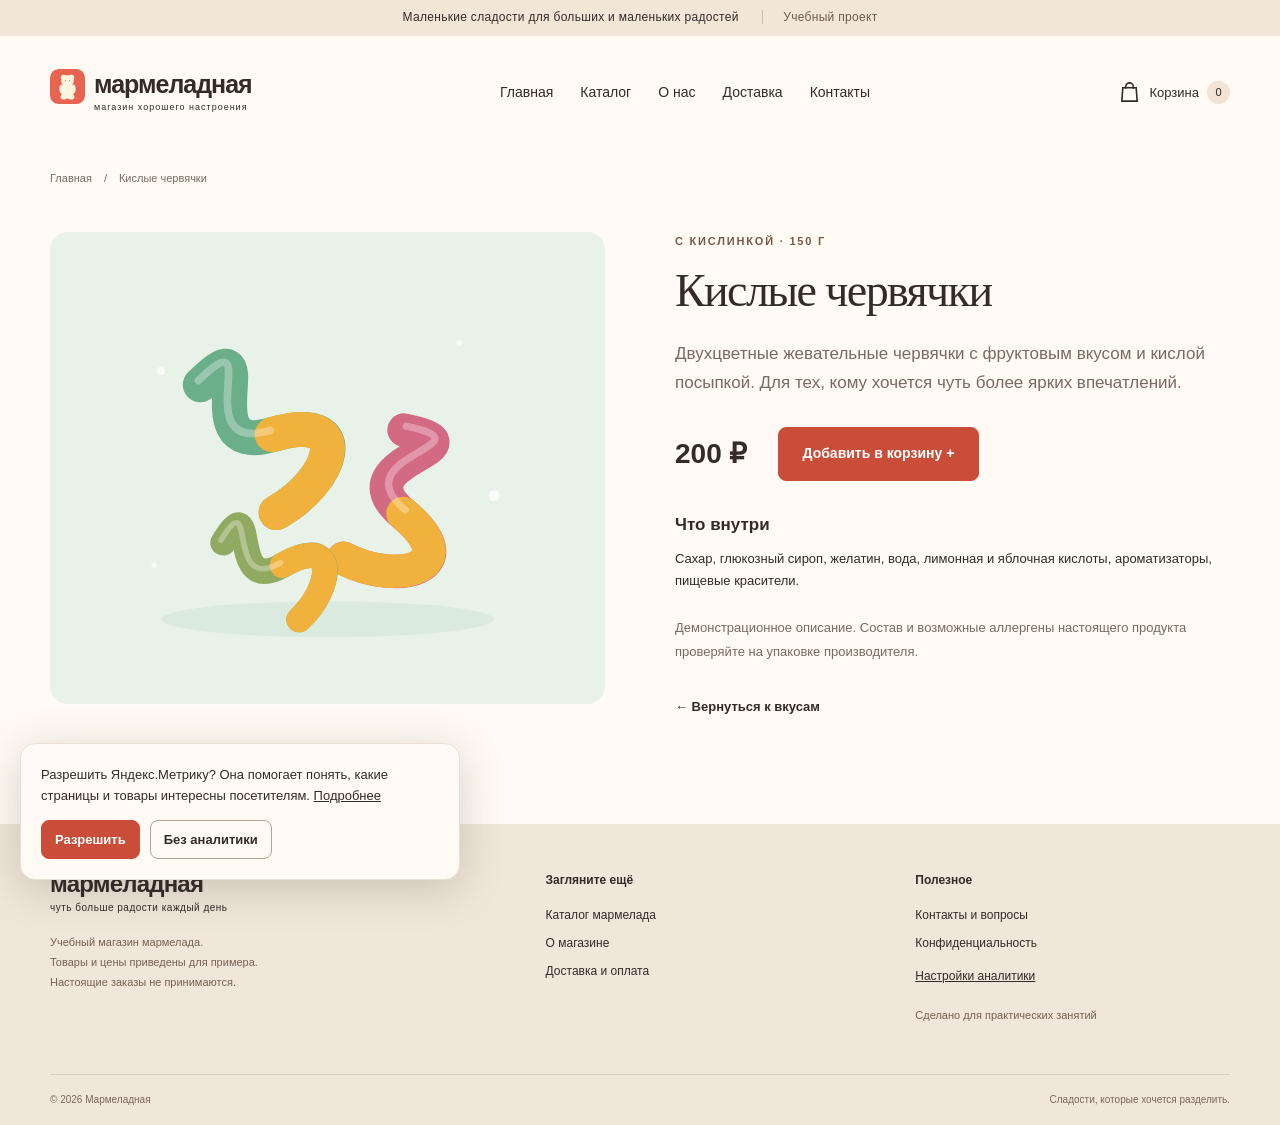
<file: product-worms.html>
<!doctype html><html lang="ru"><head><meta charset="utf-8"><meta name="viewport" content="width=device-width,initial-scale=1"><meta name="description" content="Кислые червячки: Двухцветные жевательные червячки с фруктовым вкусом и кислой посыпкой. Для тех, кому хочется чуть более ярких впечатлений. Цена в учебном каталоге — 200 ₽."><meta name="theme-color" content="#fffaf3"><meta property="og:title" content="Кислые червячки, 150 г — Мармеладная"><meta property="og:description" content="Кислые червячки: Двухцветные жевательные червячки с фруктовым вкусом и кислой посыпкой. Для тех, кому хочется чуть более ярких впечатлений. Цена в учебном каталоге — 200 ₽."><meta property="og:type" content="website"><meta property="og:locale" content="ru_RU"><title>Кислые червячки, 150 г — Мармеладная</title><link rel="icon" type="image/svg+xml" href="assets/favicon.svg"><link rel="stylesheet" href="assets/style.css"><script src="assets/config.js" defer></script><script src="assets/app.js" defer></script><link rel="canonical" href="https://krasalex123.github.io/product-worms.html"><meta property="og:url" content="https://krasalex123.github.io/product-worms.html"></head><body><a class="skip" href="#main">К содержанию</a><div class="topbar">Маленькие сладости для больших и маленьких радостей <span>Учебный проект</span></div><header class="header container"><a class="brand" href="index.html" aria-label="Мармеладная — главная"><img src="assets/favicon.svg" width="35" height="35" alt="">мармеладная<span>магазин хорошего настроения</span></a><nav aria-label="Основная навигация"><a href="index.html" >Главная</a><a href="catalog.html" >Каталог</a><a href="about.html" >О нас</a><a href="delivery.html" >Доставка</a><a href="contacts.html" >Контакты</a></nav><a class="cart-link" href="cart.html" aria-label="Корзина"><svg viewBox="0 0 24 24" fill="none" stroke="currentColor" stroke-width="1.7" aria-hidden="true"><path d="M5 7h14l1 14H4L5 7Z"/><path d="M8 8V6a4 4 0 0 1 8 0v2"/></svg><span class="cart-label">Корзина</span><span class="cart-count" data-cart-count>0</span></a></header><main id="main"><div class="container breadcrumbs"><a href="index.html">Главная</a><span>/</span><span>Кислые червячки</span></div><section class="container product-detail page-section"><img class="detail-image" src="assets/worms.svg" alt="Кислые червячки — иллюстрация" width="400" height="340"><div><div class="eyebrow">С кислинкой · 150 г</div><h1 class="page-title">Кислые червячки</h1><p class="intro">Двухцветные жевательные червячки с фруктовым вкусом и кислой посыпкой. Для тех, кому хочется чуть более ярких впечатлений.</p><div class="detail-buy"><strong>200 ₽</strong><button class="btn" data-add="worms">Добавить в корзину +</button></div><h2 class="small-title">Что внутри</h2><p>Сахар, глюкозный сироп, желатин, вода, лимонная и яблочная кислоты, ароматизаторы, пищевые красители.</p><p class="fine-print">Демонстрационное описание. Состав и возможные аллергены настоящего продукта проверяйте на упаковке производителя.</p><a class="arrow-link" href="catalog.html">← Вернуться к вкусам</a></div></section></main><footer><div class="container footer-grid"><div><a href="index.html" class="footer-brand">мармеладная<span>чуть больше радости каждый день</span></a><p>Учебный магазин мармелада.<br>Товары и цены приведены для примера.<br>Настоящие заказы не принимаются.</p></div><div><strong>Загляните ещё</strong><a href="catalog.html">Каталог мармелада</a><a href="about.html">О магазине</a><a href="delivery.html">Доставка и оплата</a></div><div><strong>Полезное</strong><a href="contacts.html">Контакты и вопросы</a><a href="privacy.html">Конфиденциальность</a><button class="text-button" data-analytics-settings hidden>Настройки аналитики</button><p>Сделано для практических занятий</p></div></div><div class="container copyright">© 2026 Мармеладная <span>Сладости, которые хочется разделить.</span></div></footer><div class="toast" role="status" aria-live="polite"></div><aside class="consent" aria-label="Настройки аналитики" hidden><p>Разрешить Яндекс.Метрику? Она помогает понять, какие страницы и товары интересны посетителям. <a href="privacy.html">Подробнее</a></p><div><button class="btn small" data-consent="yes">Разрешить</button><button class="btn secondary small" data-consent="no">Без аналитики</button></div></aside></body></html>
</file>
<file: assets/style.css>
:root{--cream:#fffaf3;--ink:#342b29;--muted:#786b63;--coral:#ca4d3a;--peach:#f8ece0;--line:#eadfd4}*{box-sizing:border-box}body{margin:0;background:var(--cream);color:var(--ink);font-family:Arial,'Helvetica Neue',sans-serif;font-size:16px;line-height:1.65}a{color:inherit;text-decoration:none}button,input{font:inherit}button,a,input,summary{-webkit-tap-highlight-color:transparent}button{cursor:pointer}button:disabled{cursor:default}button:focus-visible,a:focus-visible,input:focus-visible,summary:focus-visible{outline:3px solid #8157a1;outline-offset:5px}img{display:block;max-width:100%;height:auto}svg{width:23px;height:23px}.container{width:min(1180px,calc(100% - 64px));margin-inline:auto}.topbar{background:#f2e6d7;text-align:center;padding:8px 20px;font-size:12px;letter-spacing:.3px}.topbar span{border-left:1px solid #cbbbAA;margin-left:20px;padding-left:20px;color:#6c5c50}.header{min-height:113px;display:flex;align-items:center;justify-content:space-between;gap:28px}.brand{font-size:25px;font-weight:800;letter-spacing:-1px;line-height:1.2;display:grid;grid-template-columns:35px 1fr;column-gap:9px;white-space:nowrap}.brand img{grid-row:1/3}.brand>span{font-size:9px;font-weight:400;letter-spacing:1px;line-height:1.8}.header nav{display:flex;gap:27px;font-size:14px}.header nav a{padding:8px 0}.header nav a[aria-current],.header nav a:hover{color:var(--coral)}.cart-link{display:flex;align-items:center;gap:8px;font-size:13px}.cart-count{border-radius:50%;background:#f2e3d5;min-width:23px;height:23px;text-align:center;font-size:11px;line-height:23px}.hero{display:grid;grid-template-columns:1fr 1fr;align-items:center;min-height:550px;padding-top:7px;padding-bottom:30px;gap:35px}.eyebrow{font-size:11px;text-transform:uppercase;letter-spacing:1.8px;font-weight:600;color:#77594b}.eyebrow>span{display:inline-block;width:6px;height:6px;background:var(--coral);border-radius:50%;margin-right:8px;vertical-align:middle}h1,h2,h3,p{margin-top:0}h1,h2{font-family:Georgia,'Times New Roman',serif;font-weight:500;letter-spacing:-1.6px;line-height:1.1}h1{font-size:76px;margin:24px 0}h1 em{font-weight:400;color:var(--coral)}.hero-copy>p{max-width:430px;color:var(--muted);font-size:16px;margin-bottom:28px}.btn{display:inline-flex;align-items:center;justify-content:center;gap:30px;border-radius:8px;background:var(--coral);color:#fff;padding:14px 24px;border:1px solid var(--coral);font-size:14px;font-weight:600;transition:background .15s,transform .15s}.btn:hover{background:#ae3d2d;transform:translateY(-1px)}.btn.secondary{background:transparent;color:var(--ink);border-color:#b5a396}.btn.small{font-size:13px;padding:8px 13px;gap:8px}.hero-note{display:flex;align-items:center;gap:12px;font-size:11px;margin-top:27px;color:var(--muted)}.note-line{width:35px;height:1px;background:#bea48f}.hero-art{position:relative}.hero-art>img{width:100%}.round-note{position:absolute;right:5px;top:28px;display:flex;flex-direction:column;align-items:center;justify-content:center;width:106px;height:106px;border:1px solid #cf9a6e;background:#fff5e3;border-radius:50%;font-size:13px;line-height:1.4;transform:rotate(13deg);color:#895a34}.round-note b{font-family:Georgia,serif;font-size:19px;font-weight:400}.round-note>span{margin-top:4px}.benefits{border-block:1px solid var(--line);background:#f7eee3}.benefits>.container{display:flex;justify-content:space-between;gap:20px;padding-block:18px;font-size:12px;color:#675345}.benefits b{font-size:21px;font-weight:400;margin-right:12px;vertical-align:middle;color:#ae684a}.section{padding-block:66px}.section-heading{display:flex;align-items:end;justify-content:space-between;gap:20px;margin-bottom:28px}.section-heading h2{margin:12px 0 0;font-size:42px}.arrow-link{font-size:13px;font-weight:600;display:inline-flex;gap:20px;align-items:center;white-space:nowrap}.arrow-link:hover{color:var(--coral)}.products{display:grid;grid-template-columns:repeat(4,1fr);gap:22px}.product{min-width:0}.product-image{display:block;position:relative;background:#f5e5db;border-radius:15px;overflow:hidden}.product-image img{width:100%;transition:transform .25s}.product-image:hover img{transform:scale(1.04)}.tag{position:absolute;left:13px;top:13px;background:#fffaf0e8;border-radius:20px;padding:3px 11px;font-size:10px;color:#605046}.product-info{padding:14px 2px}.weight{font-size:10px;color:var(--muted)}.product h3{font-size:16px;margin:4px 0 5px;font-weight:600;letter-spacing:-.3px}.product-info p{font-size:11px;color:var(--muted);margin-bottom:15px}.product-bottom{display:flex;justify-content:space-between;align-items:center;gap:5px}.product-bottom>strong{font-size:18px}.add{background:#f3e5d7;color:#77462e;font-size:12px;border:0;border-radius:7px;padding:7px 11px;display:inline-flex;align-items:center;gap:7px}.add:hover{background:#e9d2be}.story{display:grid;grid-template-columns:.65fr 1fr;background:#f3e8d8;border-radius:18px;overflow:hidden;margin-top:8px;padding:45px 65px;gap:60px;align-items:center}.story-mark{font-family:Georgia,serif;font-style:italic;text-align:center;font-size:210px;color:#c86b4d;line-height:1;position:relative}.story-mark span{font-family:Arial,sans-serif;position:absolute;font-size:65px;top:0;right:20px;transform:rotate(20deg);font-weight:300}.story h2{font-size:39px;line-height:1.14;margin:15px 0 18px}.story p{font-size:13px;color:#725d4c;max-width:520px}.faq{max-width:900px;padding-top:75px}.faq details{border-bottom:1px solid var(--line);padding-block:18px}.faq summary{cursor:pointer;font-size:14px;font-weight:600;display:flex;justify-content:space-between;gap:20px;list-style:none}.faq summary::after{content:'+';color:var(--coral);font-size:20px;line-height:1}.faq details[open] summary::after{content:'−'}.faq details p{font-size:14px;color:var(--muted);padding-top:17px;margin-bottom:0;max-width:750px}footer{background:#f0e6d9;padding-top:43px;margin-top:30px}.footer-grid{display:grid;grid-template-columns:1.4fr 1fr 1fr;gap:55px}.footer-brand{font-size:24px;font-weight:700;letter-spacing:-.8px;line-height:1.4}.footer-brand span{display:block;font-size:10px;font-weight:400;letter-spacing:.5px}.footer-grid p{font-size:11px;color:#756251;line-height:1.8;margin:18px 0}.footer-grid strong{display:block;font-size:12px;margin:4px 0 15px}.footer-grid>div>a:not(.footer-brand){display:block;font-size:12px;margin-bottom:8px}.copyright{border-top:1px solid #ddcebd;margin-top:30px;padding-block:17px;font-size:10px;color:#7b6857;display:flex;justify-content:space-between}.breadcrumbs{font-size:11px;display:flex;gap:12px;color:var(--muted);padding-top:20px}.breadcrumbs a:hover{text-decoration:underline}.page-section{padding-block:45px 75px;min-height:50vh}.page-title{font-size:54px;margin:16px 0 23px}.intro{font-size:17px;color:var(--muted);max-width:720px;line-height:1.7}.catalog-tools{display:flex;align-items:center;justify-content:space-between;gap:20px;margin-top:36px}.filters{display:flex;gap:7px;flex-wrap:wrap}.filter{background:transparent;border:1px solid #d7c7b8;border-radius:25px;padding:8px 16px;font-size:12px;color:#665246}.filter.active{background:#774a38;border-color:#774a38;color:#fff}.search input{width:230px;border:1px solid #d7c7b8;background:transparent;border-radius:8px;padding:10px 14px;font-size:12px}.results{font-size:11px;color:var(--muted);margin-top:25px;margin-bottom:16px}.fine-print{font-size:11px;color:var(--muted);line-height:1.8;margin-top:25px}.prose{max-width:800px}.prose>p{margin-bottom:24px}.prose h2{font-size:30px;margin-top:38px;letter-spacing:-.5px}.prose p a{text-decoration:underline;text-underline-offset:3px}.prose .btn{margin-top:15px}.steps{padding-left:25px}.steps li{padding-left:8px;margin-bottom:18px}.product-detail{display:grid;grid-template-columns:1fr 1fr;gap:70px;align-items:start}.detail-image{width:100%;border-radius:18px}.product-detail .page-title{font-size:46px}.detail-buy{display:flex;align-items:center;gap:30px;margin-block:30px}.detail-buy>strong{font-size:28px}.small-title{font-family:Arial,sans-serif;font-size:17px;letter-spacing:0;font-weight:600;margin-top:35px}.product-detail p:not(.intro){font-size:13px}.product-detail .arrow-link{margin-top:20px}.empty{text-align:center;padding-block:60px}.empty .btn{margin-top:15px}.cart-layout{display:grid;grid-template-columns:1fr 310px;gap:45px}.cart-row{display:flex;align-items:center;gap:22px;border-bottom:1px solid var(--line);padding-block:20px}.cart-row img{width:90px;border-radius:10px}.cart-row h2{font-family:Arial,sans-serif;font-size:16px;letter-spacing:0;font-weight:600;margin:0}.cart-item-main{flex:1}.cart-item-main p{font-size:12px;color:var(--muted);margin:4px 0}.qty{display:flex;align-items:center;gap:12px;font-size:13px;margin-top:12px}.qty button{width:30px;height:30px;border:1px solid #d7c7b8;background:none;border-radius:6px}.qty .remove{border:0;width:auto;text-decoration:underline;color:#826d60;font-size:11px;margin-left:10px}.cart-total{height:fit-content;background:#f4e8da;padding:25px;border-radius:14px}.cart-total h2{font-size:28px;letter-spacing:-.6px}.total-line{display:flex;justify-content:space-between;gap:20px;font-size:14px;margin-bottom:20px}.cart-total .btn{width:100%;gap:8px;font-size:13px}.cart-total p{font-size:11px;color:var(--muted);margin-top:18px}.toast{position:fixed;bottom:24px;left:50%;transform:translate(-50%,12px);padding:11px 22px;background:#42352c;color:#fff;border-radius:10px;font-size:13px;opacity:0;pointer-events:none;transition:opacity .2s,transform .2s;z-index:10;max-width:90vw;width:max-content}.toast.visible{opacity:1;transform:translate(-50%,0)}.consent{position:fixed;left:20px;bottom:20px;z-index:20;background:#fffaf3;box-shadow:0 8px 45px #342b2933;border:1px solid var(--line);padding:20px;max-width:440px;border-radius:15px}.consent p{font-size:13px}.consent p a{text-decoration:underline}.consent>div{display:flex;gap:10px}.text-button{padding:0;border:0;background:none;color:inherit;text-decoration:underline;font-size:12px}.sr-only{position:absolute;width:1px;height:1px;overflow:hidden;clip:rect(0,0,0,0);white-space:nowrap}.skip{position:fixed;top:-80px;left:20px;background:var(--ink);color:white;z-index:50;padding:12px}.skip:focus{top:10px}[hidden]{display:none!important}@media(min-width:1450px){.hero{min-height:620px}.hero-art>img{max-height:570px}}@media(max-width:1050px){.header nav{gap:16px}.header{gap:18px}.brand{font-size:22px}.cart-label{display:none}h1{font-size:65px}.products{gap:16px}.product-bottom{flex-wrap:wrap}.product h3{font-size:14px}.story{padding:40px;gap:35px}.story h2{font-size:34px}.hero{min-height:470px}.round-note{width:90px;height:90px;right:-5px;top:10px}}@media(max-width:760px){.container{width:calc(100% - 36px)}.topbar{font-size:10px;padding:8px}.topbar span{margin-left:8px;padding-left:8px}.header{min-height:125px;display:grid;grid-template-columns:1fr auto;gap:12px;padding-block:17px}.header nav{grid-column:1/3;grid-row:2;justify-content:space-between;gap:12px;font-size:12px}.brand{font-size:24px}.hero{grid-template-columns:1fr;gap:5px;padding-top:28px;padding-bottom:15px}.hero-copy>p{max-width:480px;font-size:14px}.hero h1{font-size:65px;line-height:1.04;margin-block:20px}.hero-art{max-width:430px;justify-self:center;width:100%;margin-top:0}.hero-note{margin-top:20px}.round-note{right:8px;top:35px}.benefits>.container{font-size:10px;gap:10px;flex-wrap:wrap;justify-content:center;padding-block:12px}.benefits b{font-size:17px;margin-right:5px}.section{padding-block:42px}.section-heading h2{font-size:34px}.eyebrow{font-size:9px;letter-spacing:1.3px}.products{grid-template-columns:repeat(2,1fr);column-gap:14px;row-gap:18px}.product-info{padding-top:9px}.product-info p{font-size:10px;line-height:1.4;min-height:28px}.product h3{font-size:14px;line-height:1.4}.product-bottom>strong{font-size:16px}.add{font-size:11px;padding:6px 9px;gap:4px}.tag{font-size:9px;left:9px;top:9px;padding:2px 8px}.arrow-link{font-size:11px;gap:10px}.story{grid-template-columns:1fr;padding:30px;gap:15px}.story-mark{display:none}.story h2{font-size:32px}.story p{font-size:13px}.footer-grid{grid-template-columns:1fr 1fr;gap:25px}.footer-grid>div:first-child{grid-column:1/3}.footer-grid p{margin-block:12px}.copyright{font-size:9px}.copyright span{display:none}.page-title{font-size:42px}.page-section{padding-block:30px 50px}.intro{font-size:15px}.catalog-tools{align-items:stretch;flex-direction:column;gap:15px}.search input{width:100%}.filter{font-size:11px;padding:7px 12px}.product-detail{grid-template-columns:1fr;gap:26px}.detail-image{max-width:480px}.product-detail .page-title{font-size:39px}.detail-buy{gap:20px}.cart-layout{grid-template-columns:1fr;gap:30px}.cart-row{gap:12px}.cart-row img{width:65px}.cart-row h2{font-size:14px}.cart-row>strong{font-size:13px}.qty{gap:9px}.qty .remove{margin-left:2px}.consent{left:12px;bottom:12px;width:calc(100% - 24px)}.prose{font-size:14px}}@media(prefers-reduced-motion:reduce){*,*::before,*::after{transition:none!important;scroll-behavior:auto!important}}
</file>
